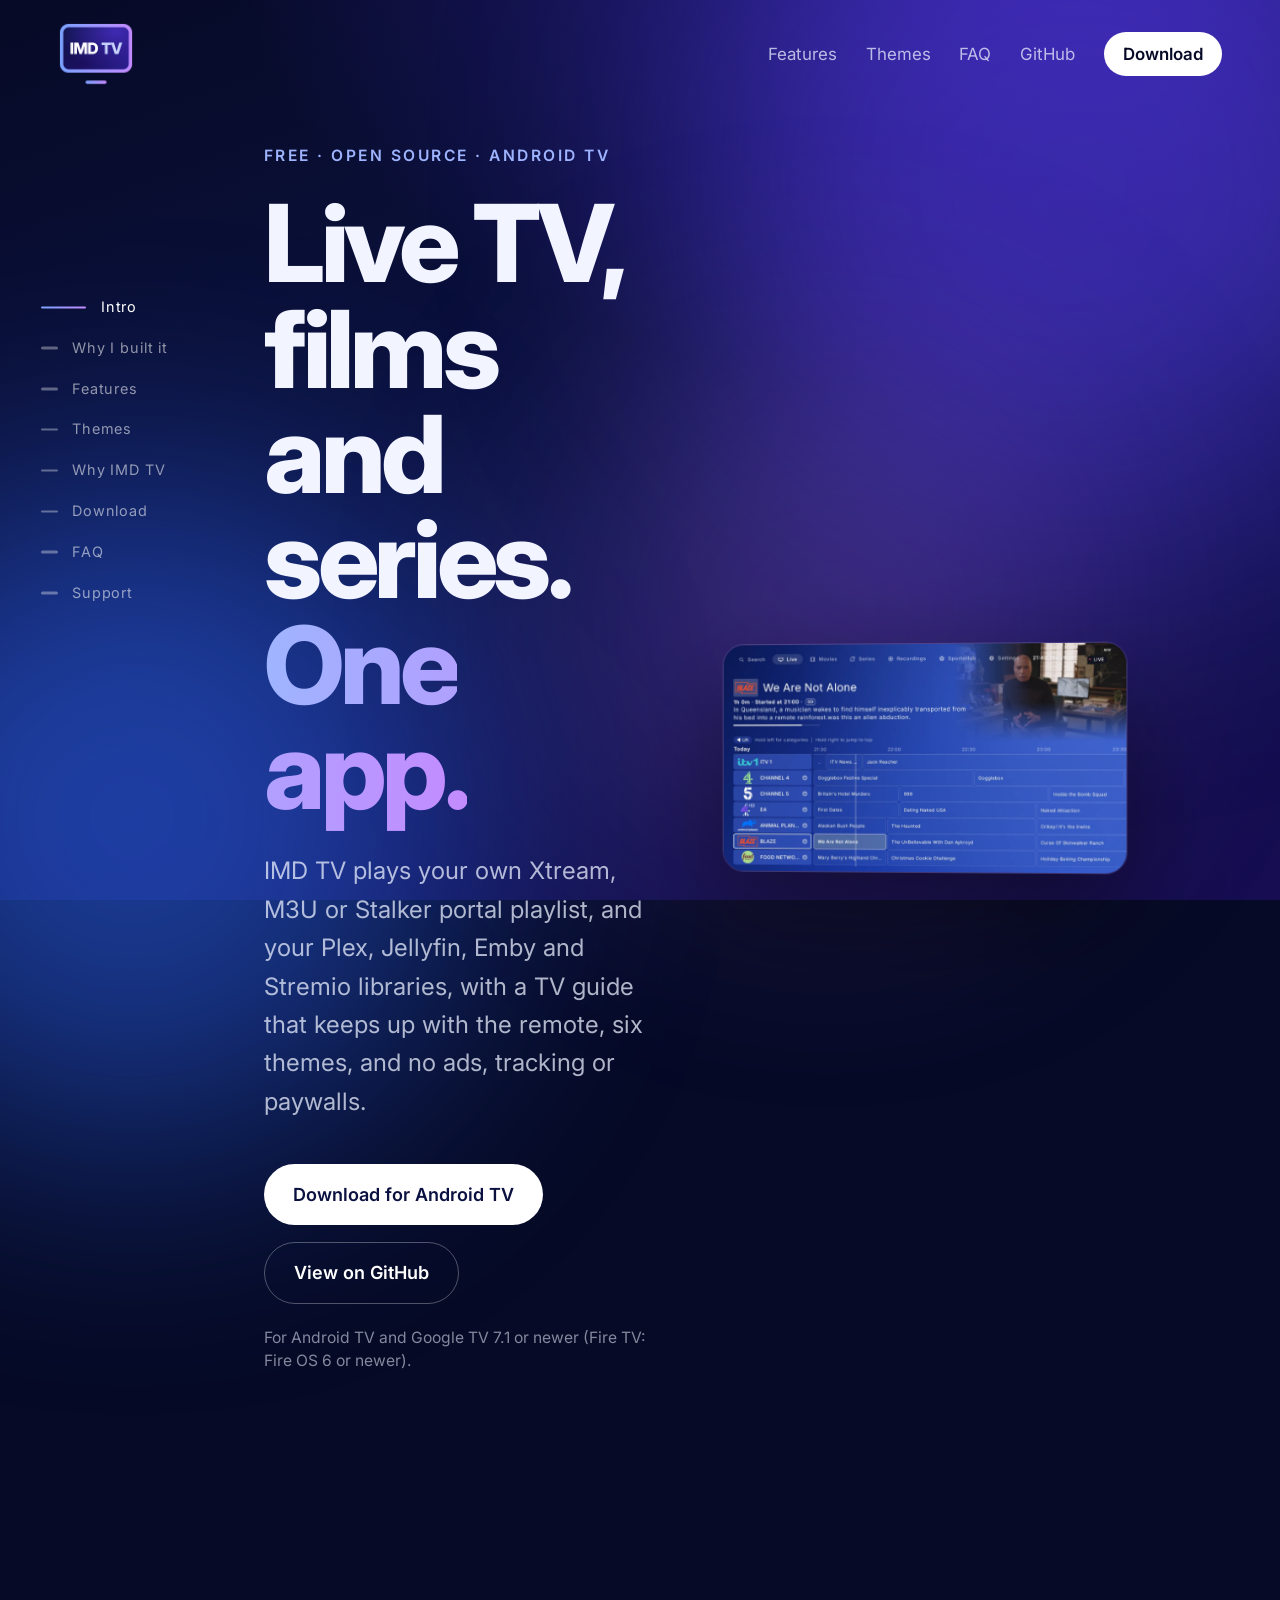
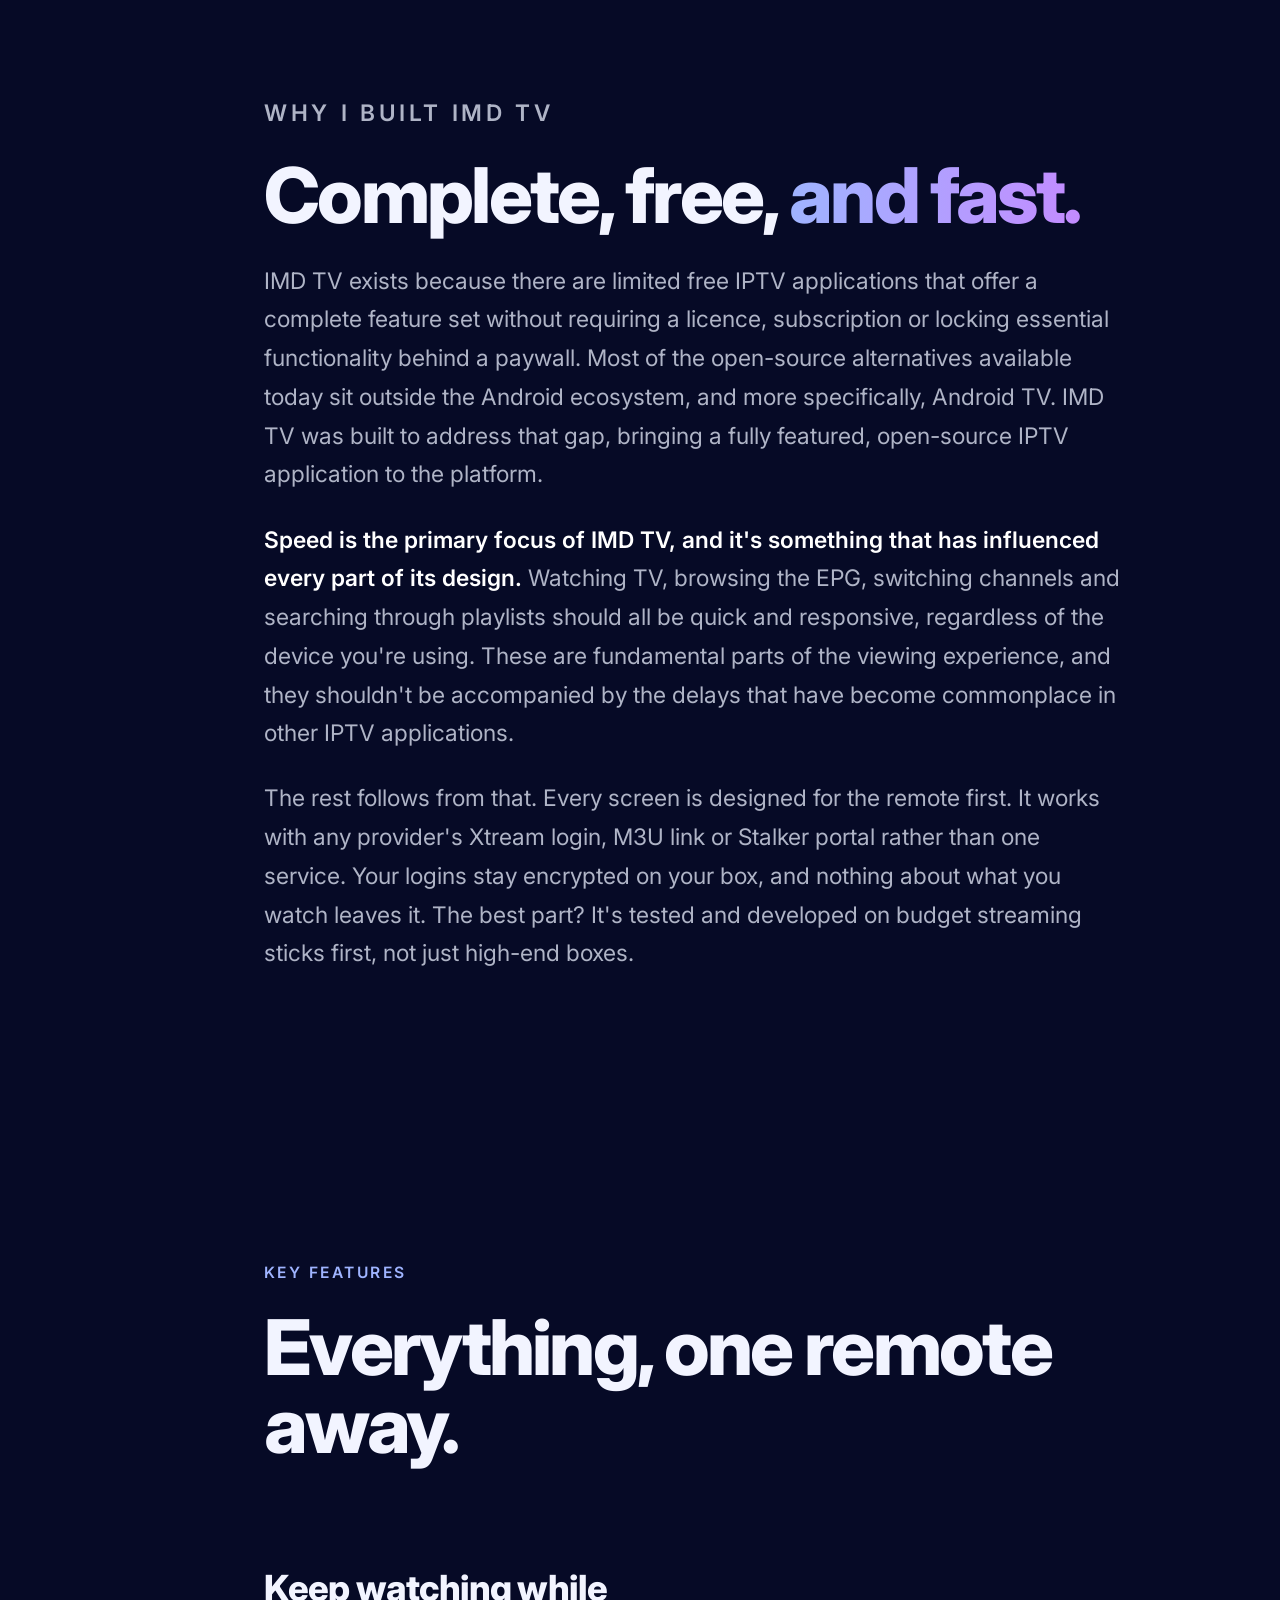
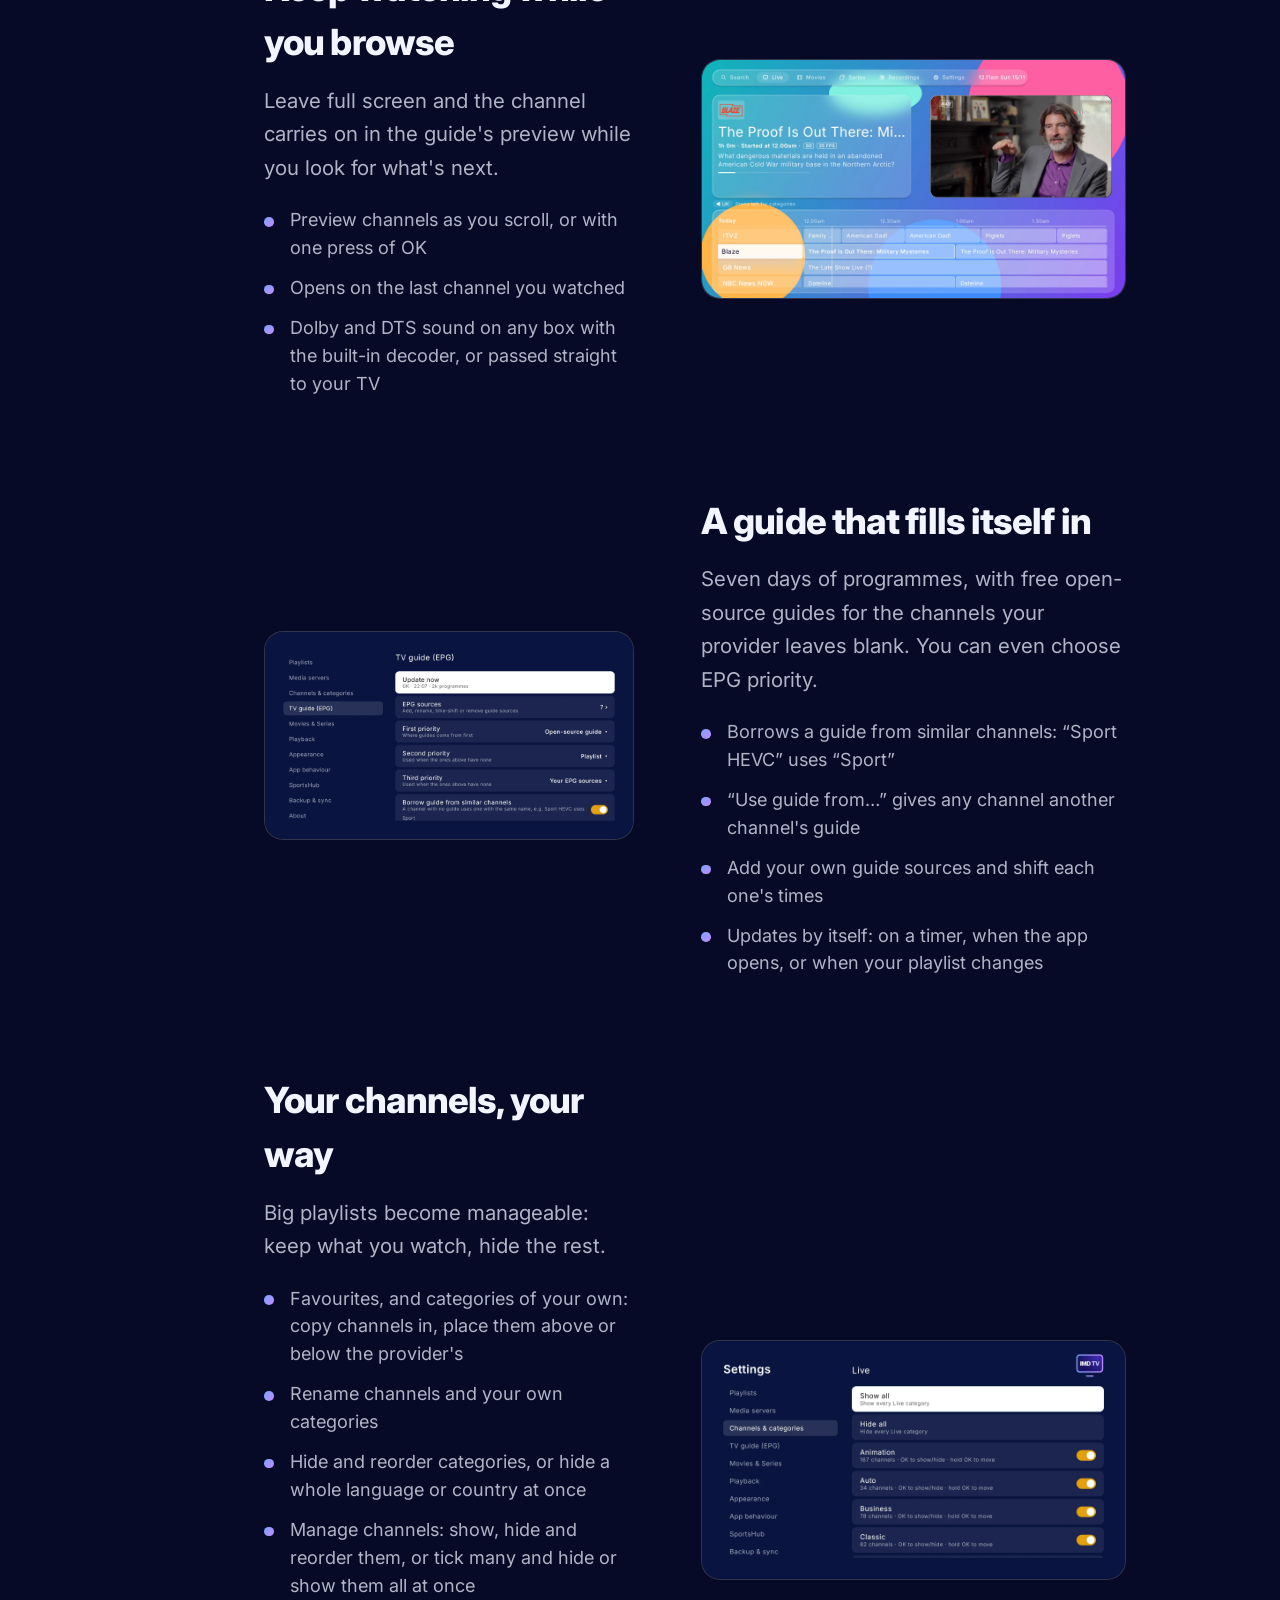
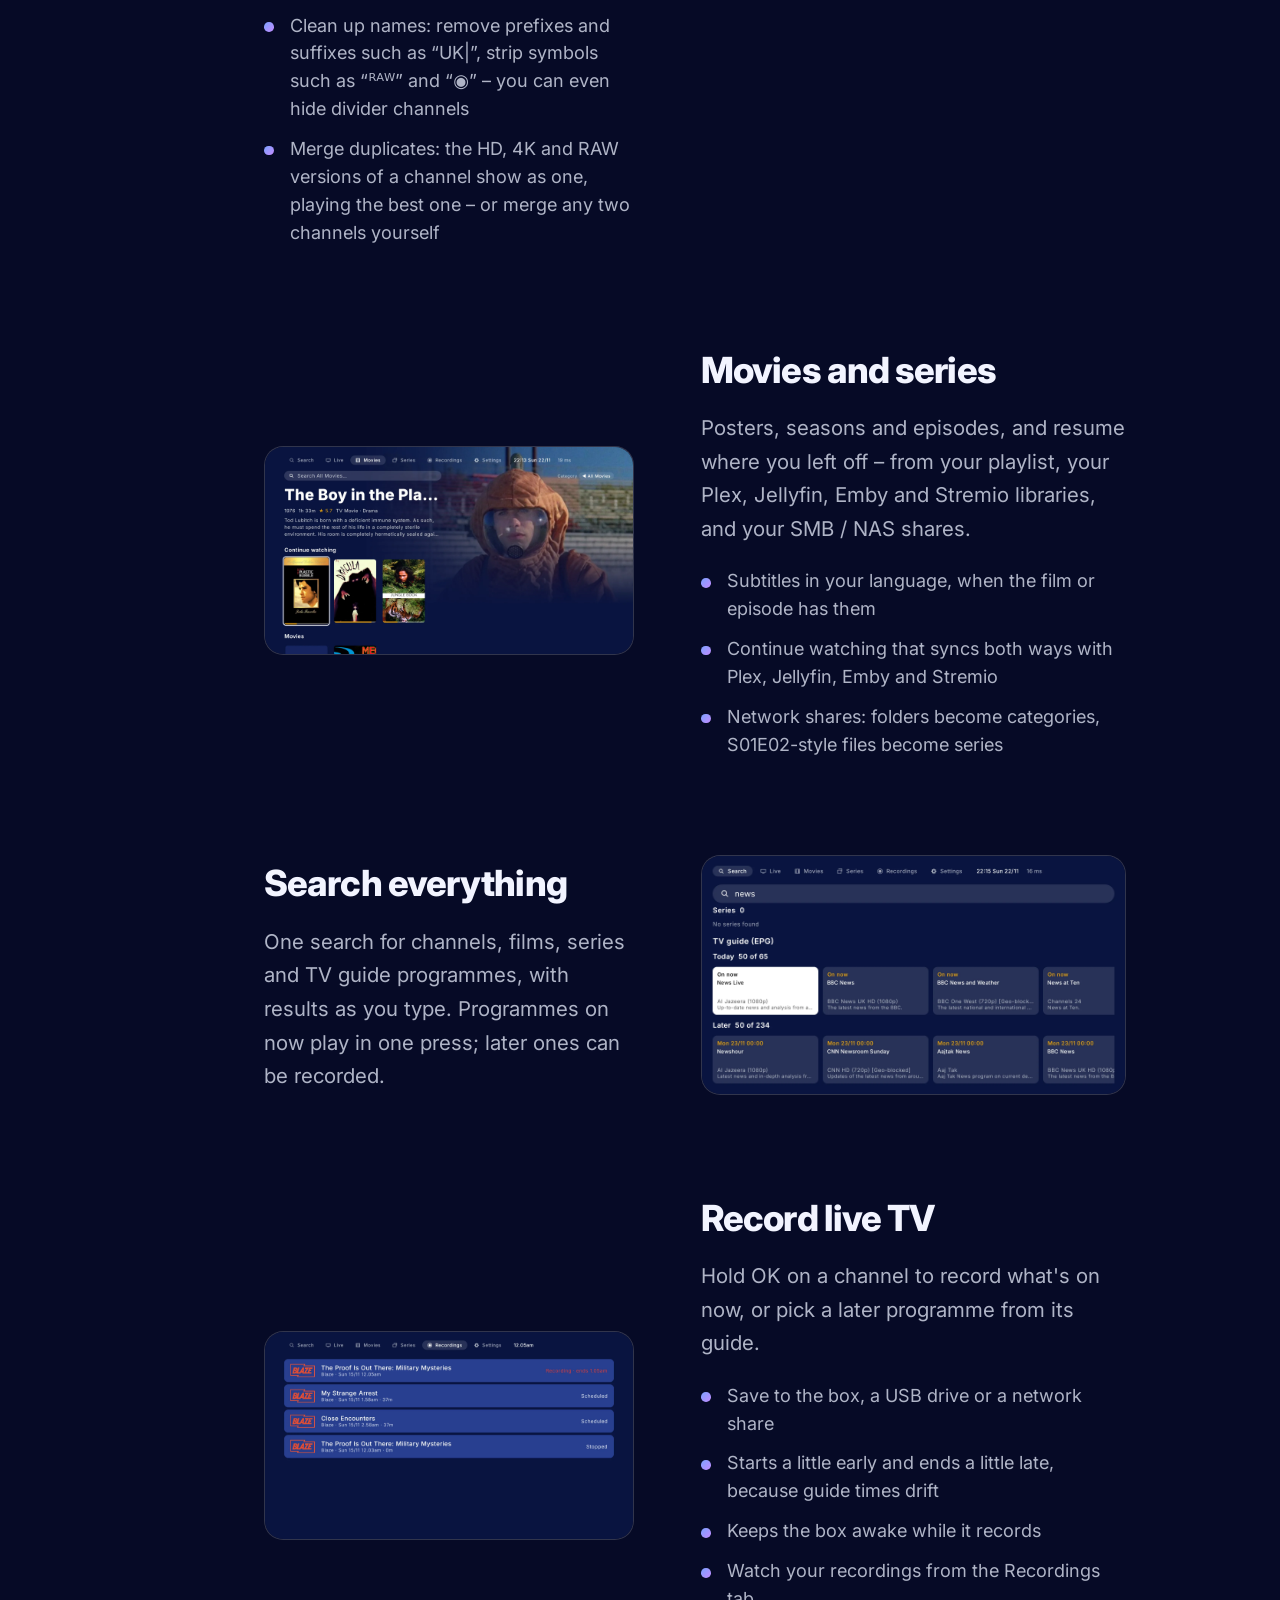
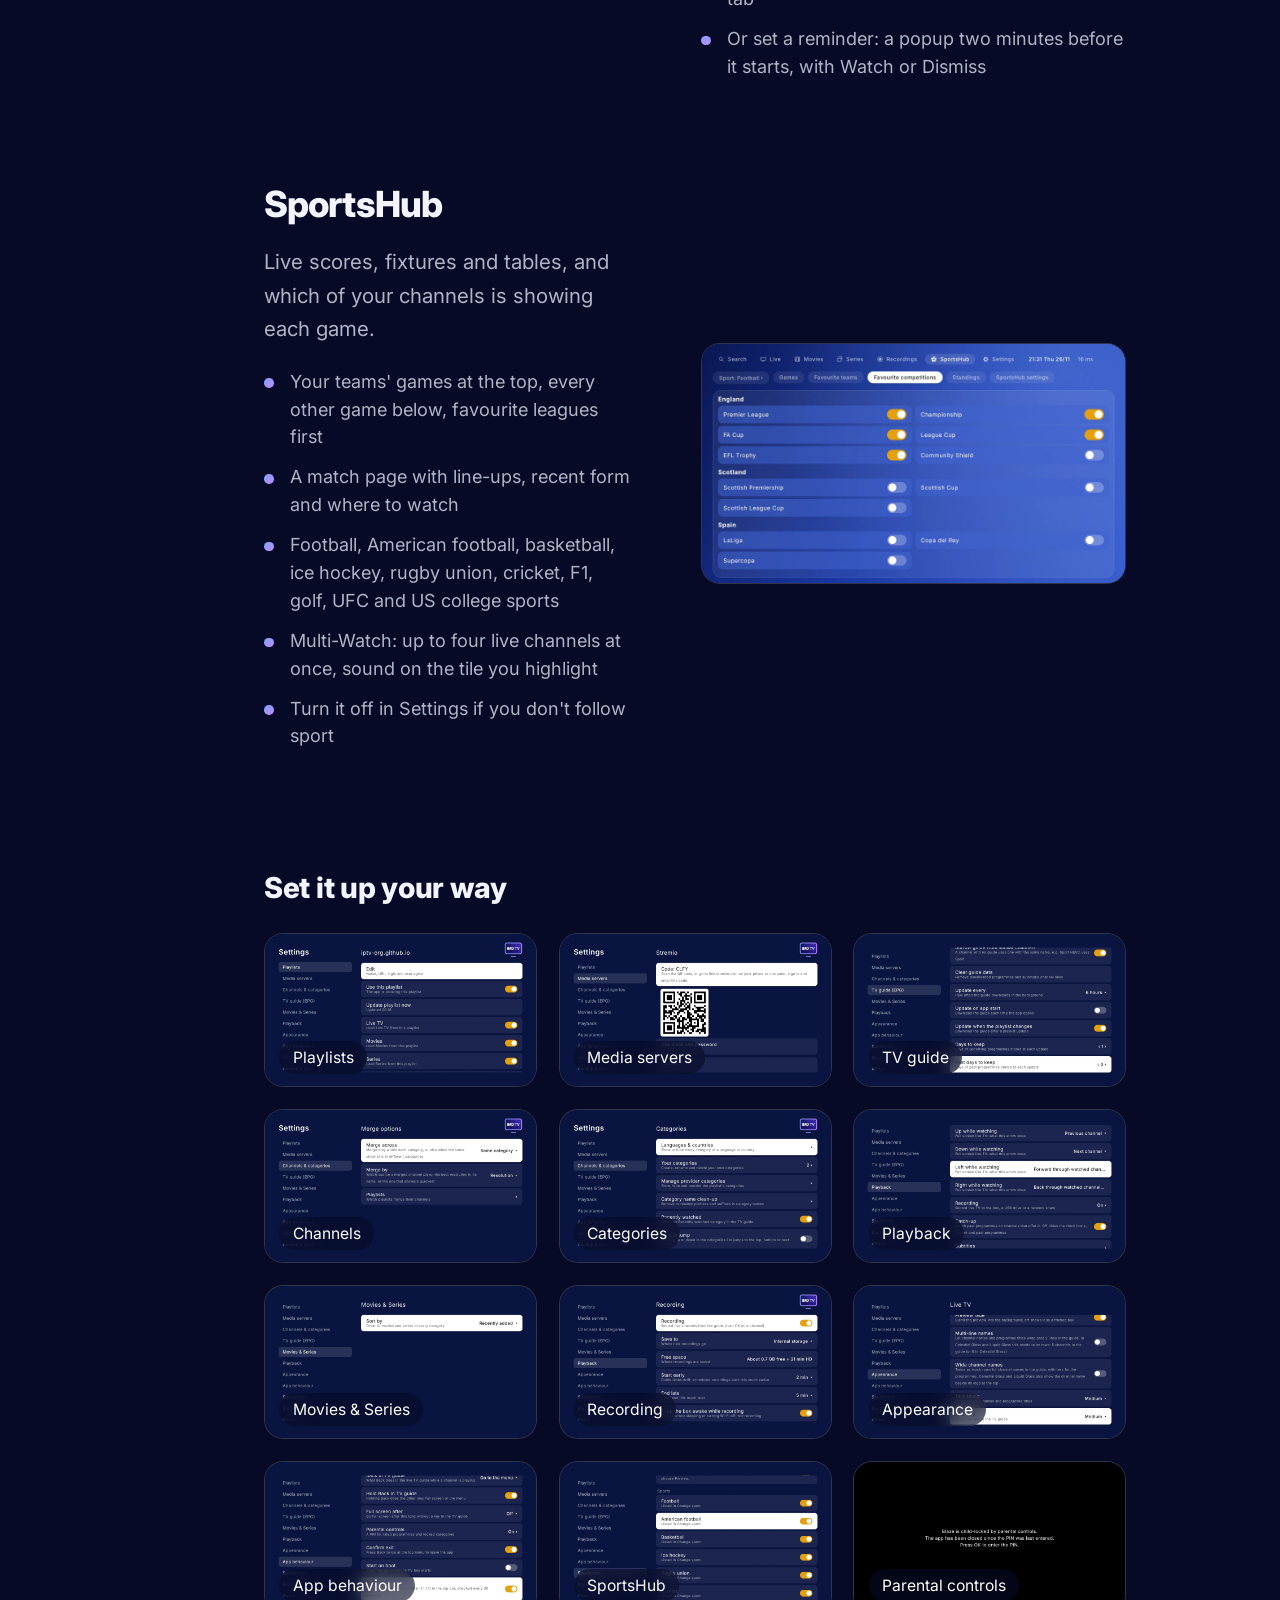
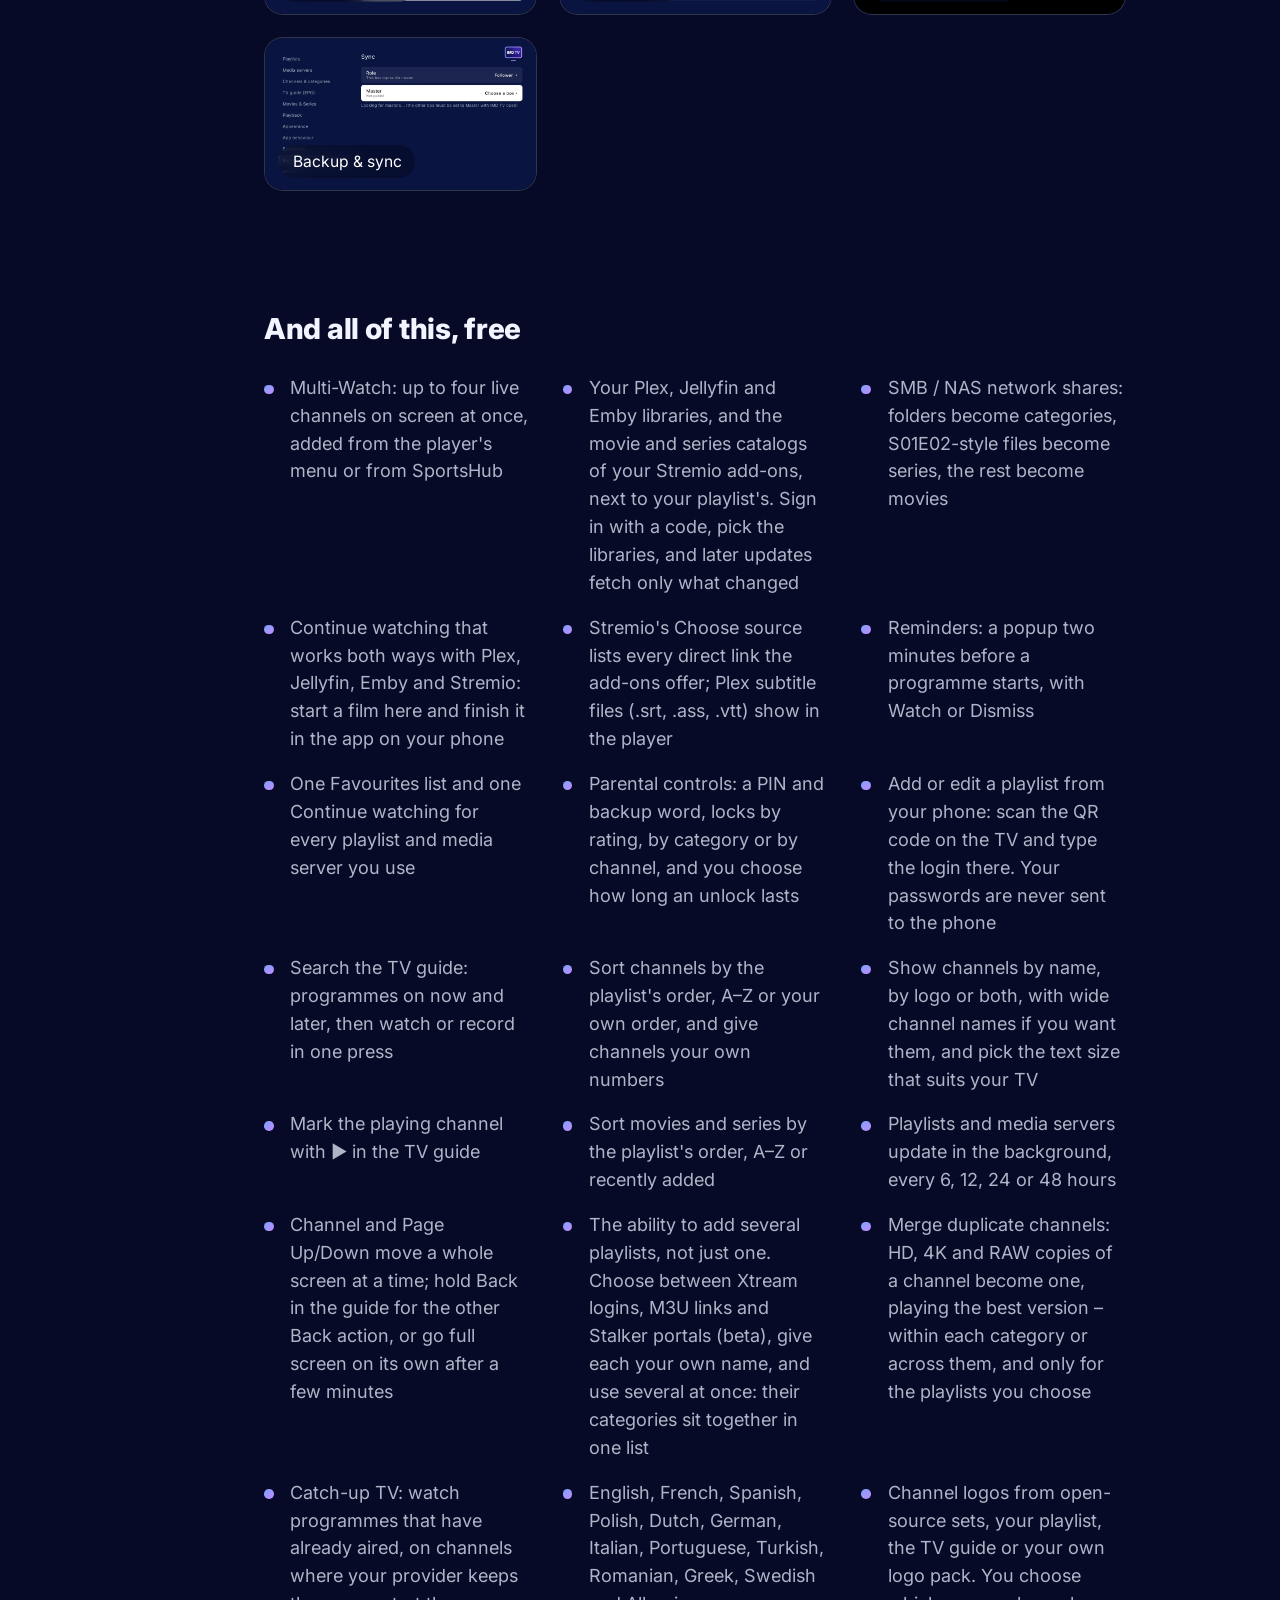
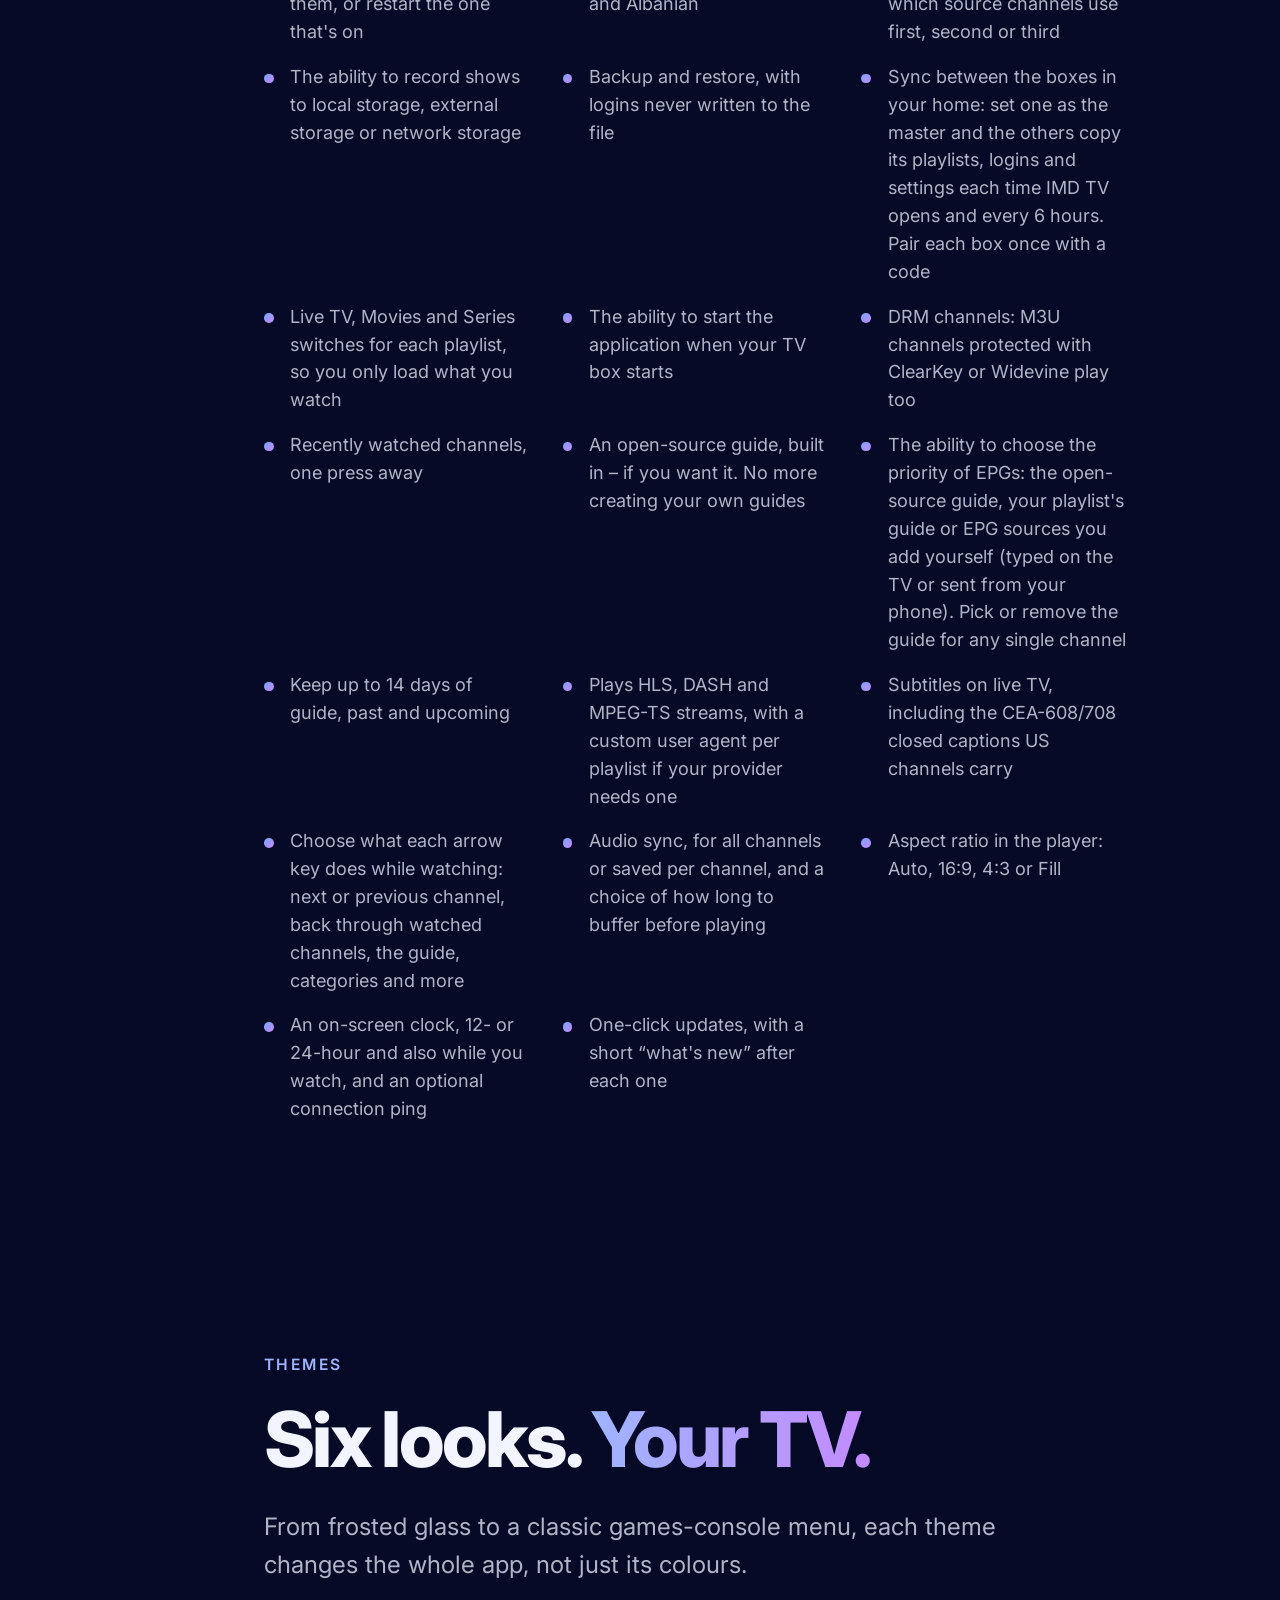
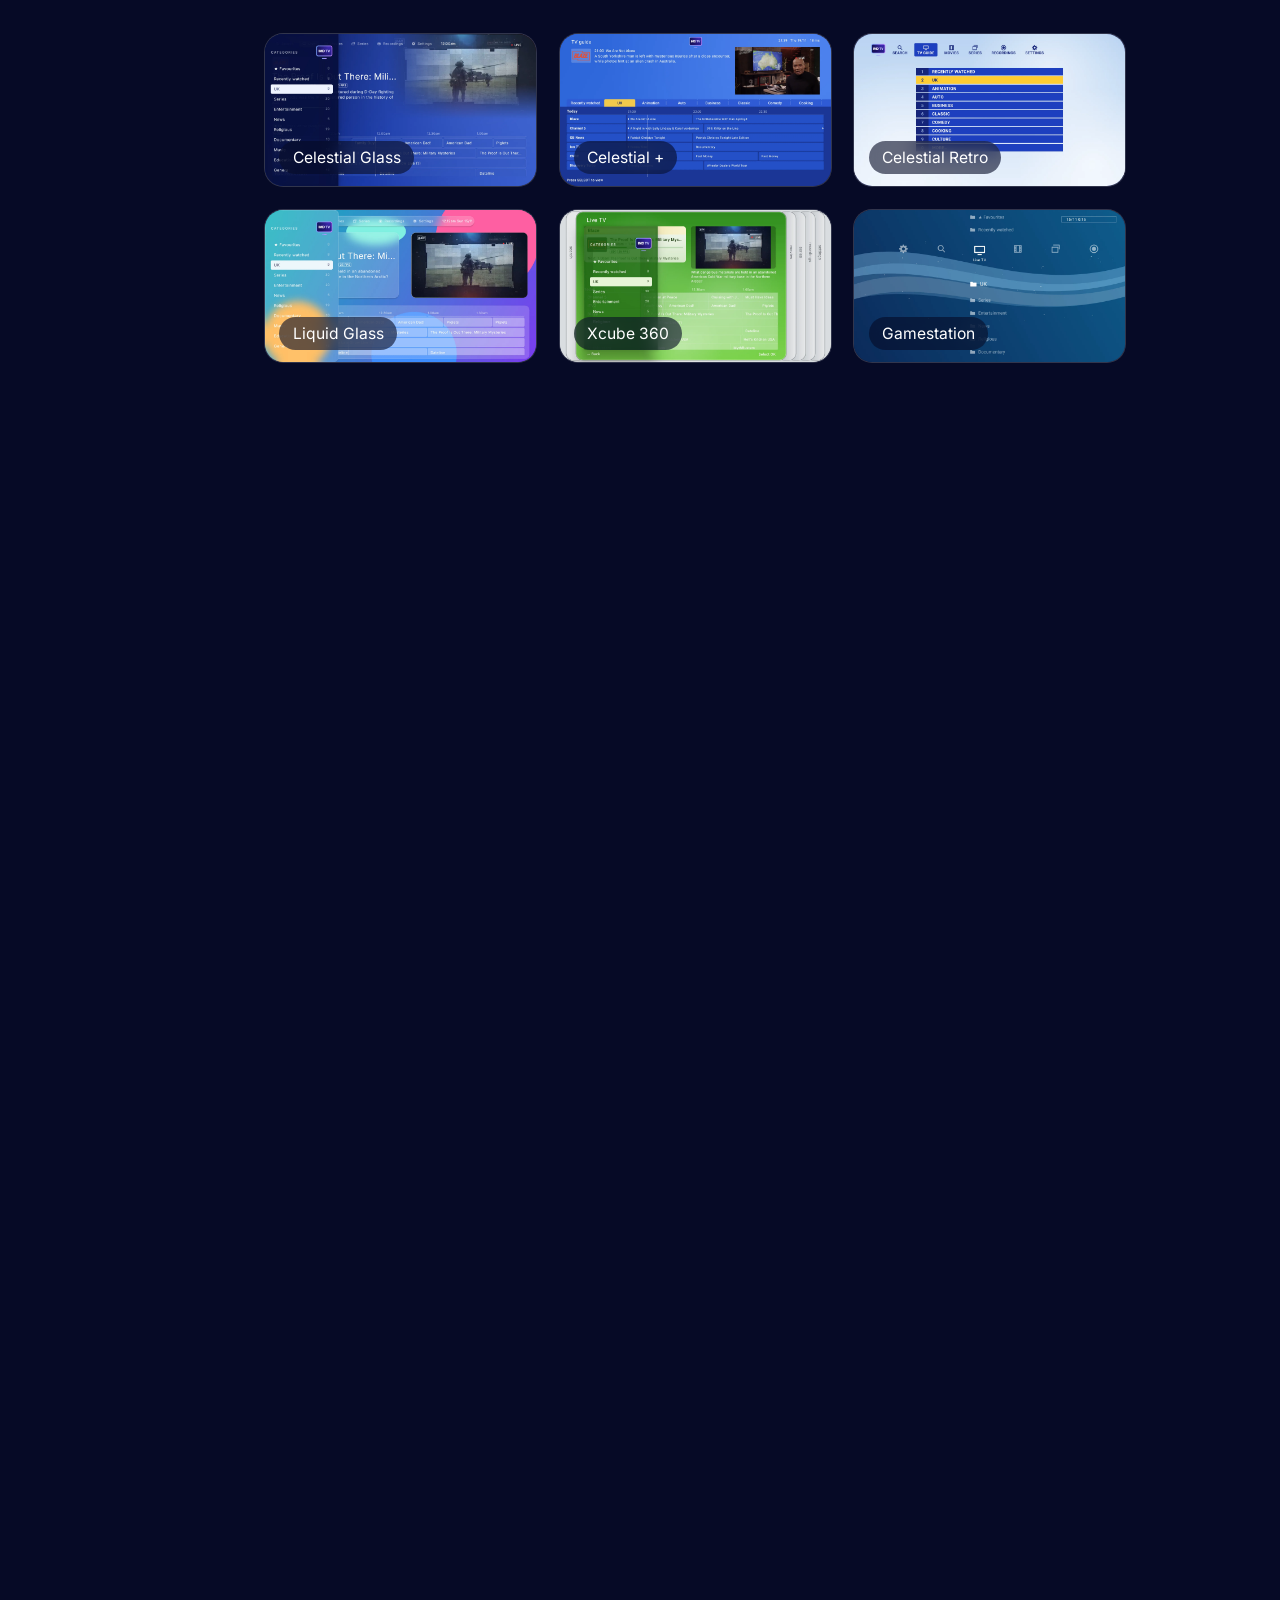
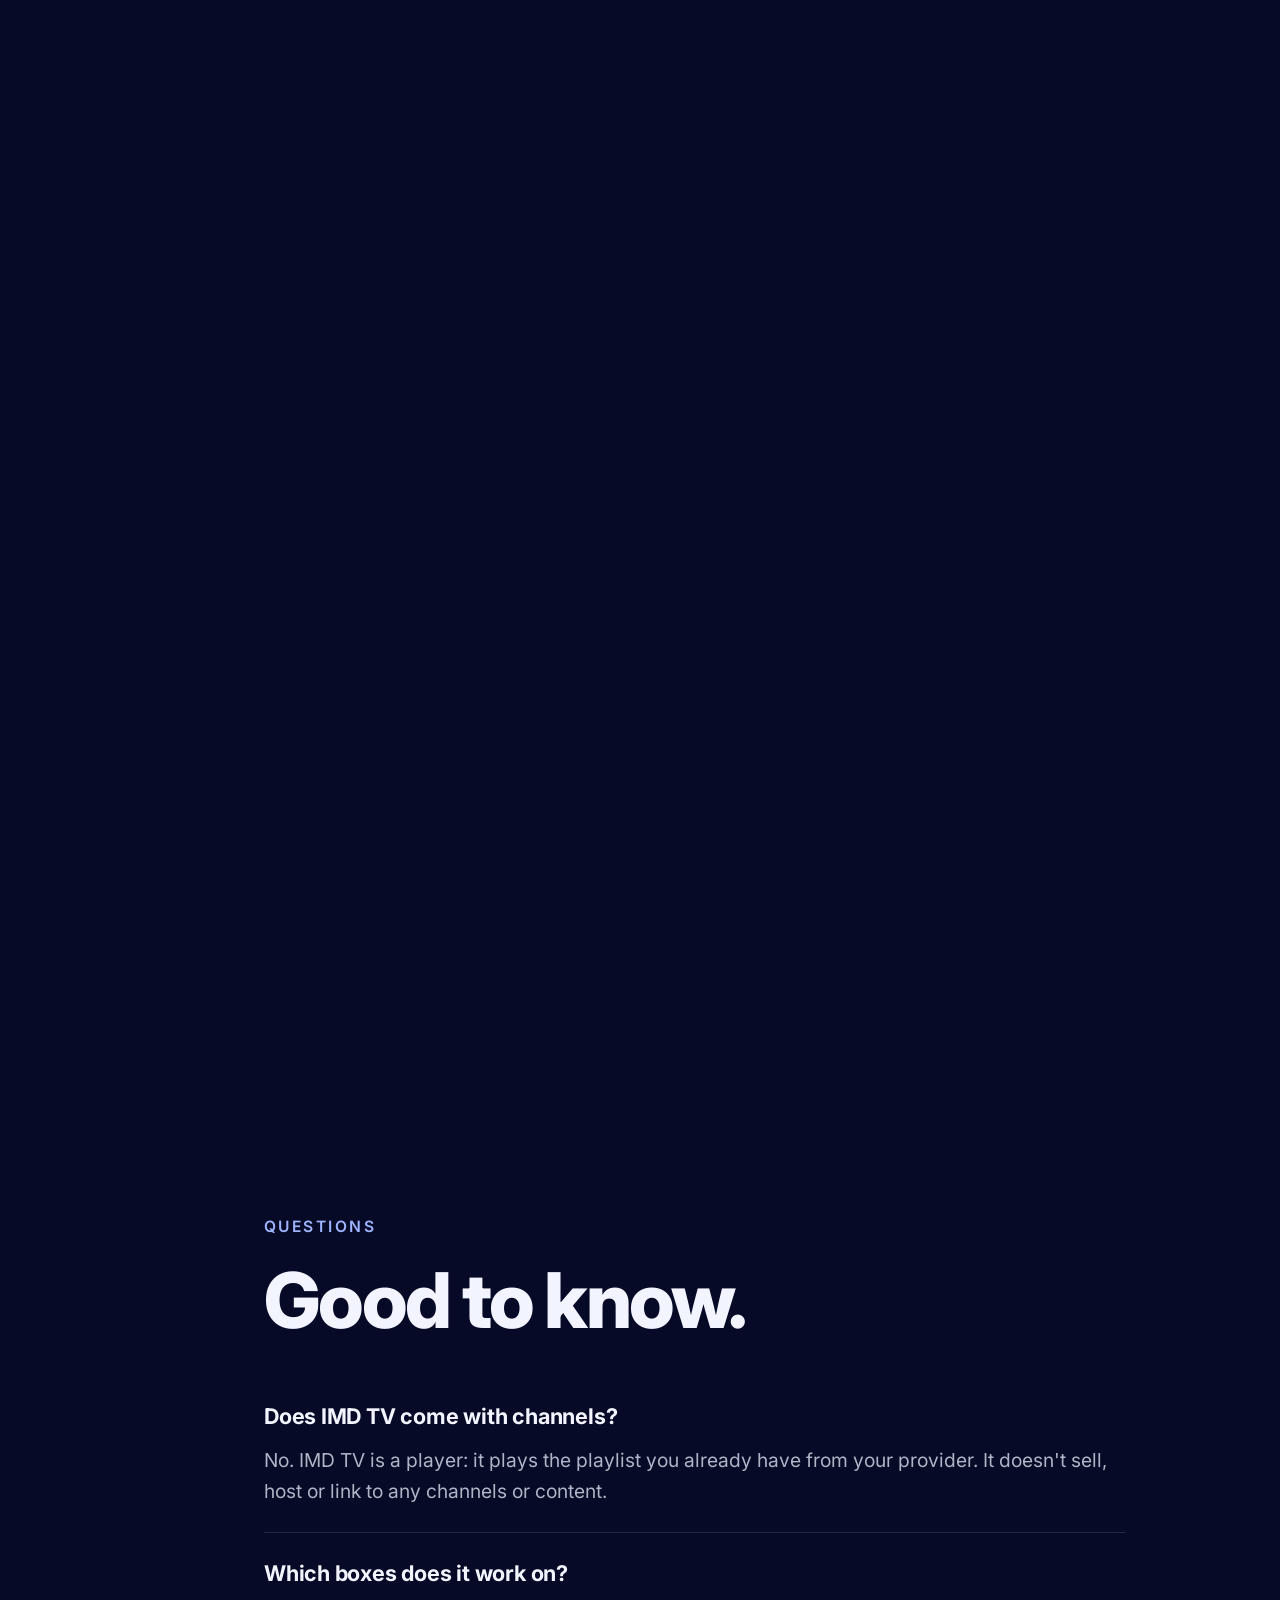
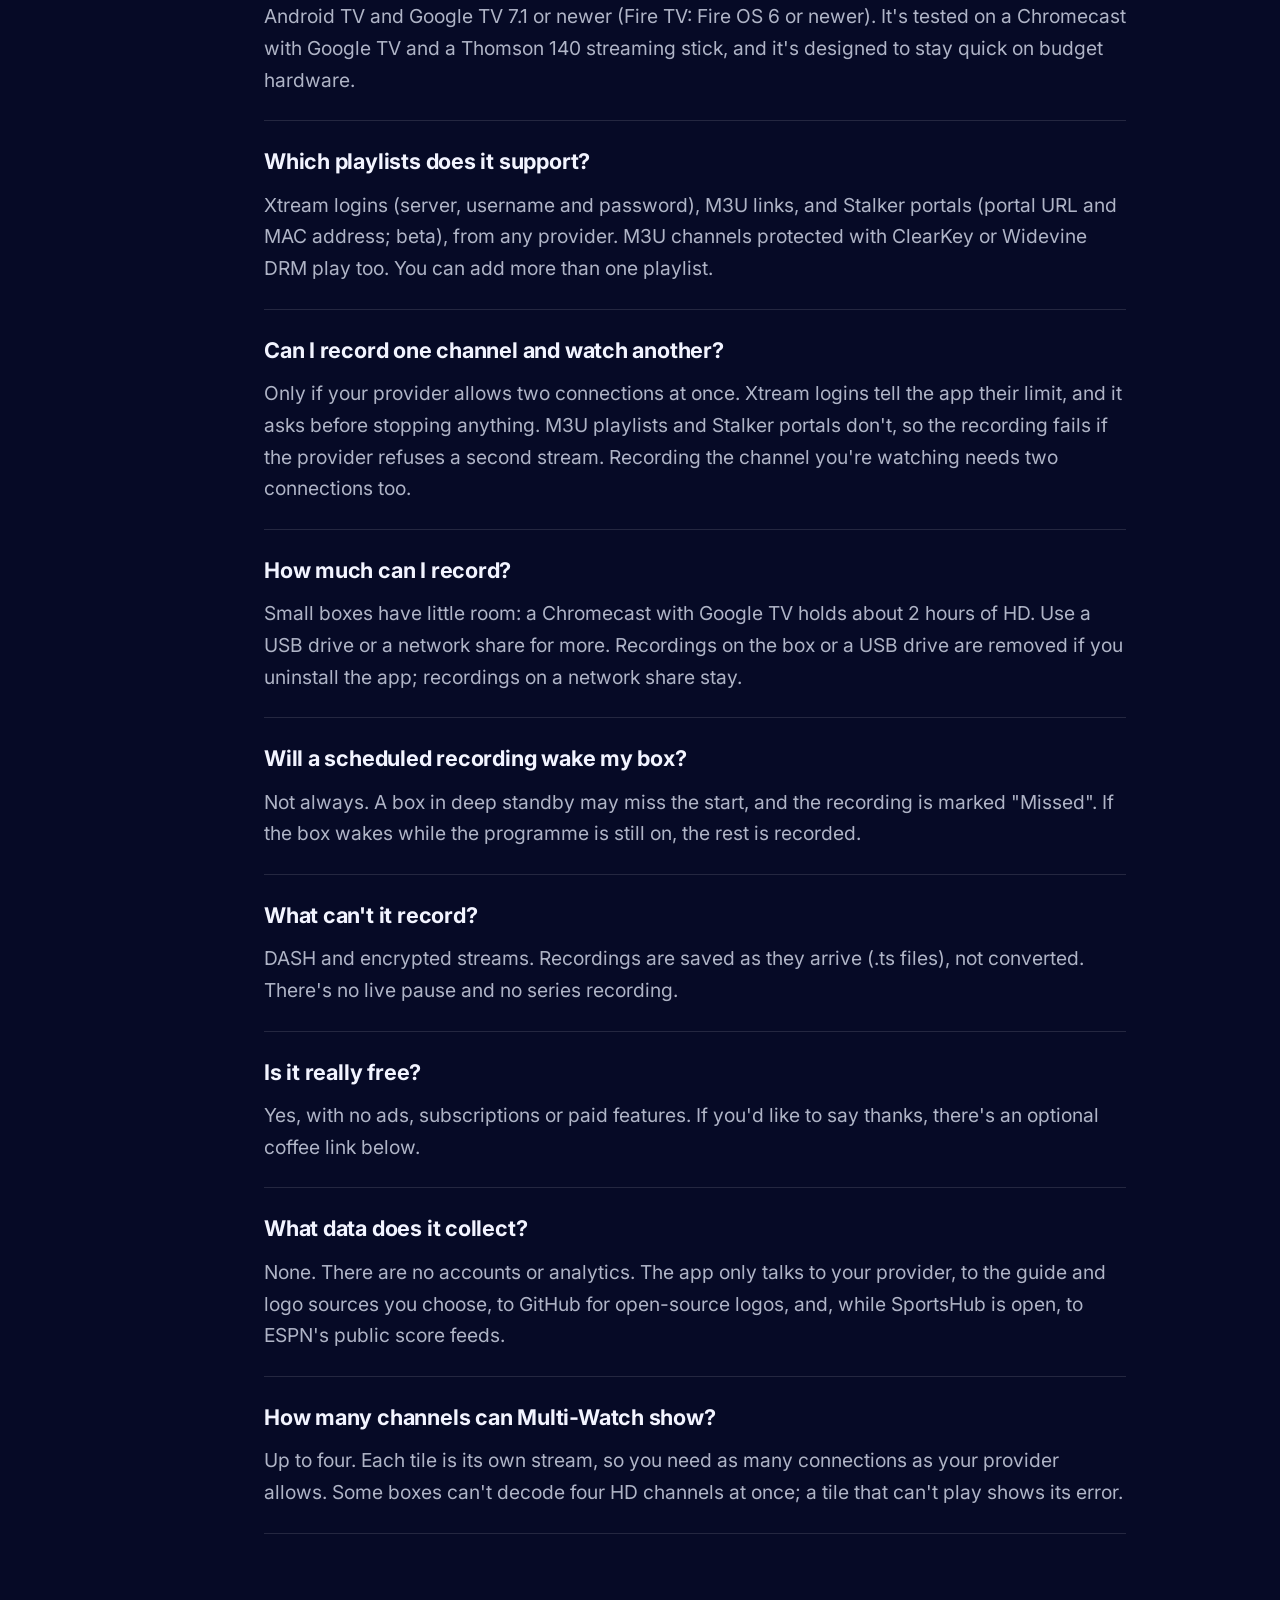
<file: site/index.html>
<!doctype html>
<html lang="en" class="no-js">
<head>
<meta charset="utf-8">
<meta name="viewport" content="width=device-width, initial-scale=1">
<title>IMD TV — free, open-source IPTV for Android TV</title>
<meta name="description" content="IMD TV is a free, open-source IPTV player for Android TV and Google TV: a fast TV guide, movies and series, six themes, and no ads or tracking. Bring your own Xtream, M3U or Stalker portal playlist.">
<meta name="theme-color" content="#060a26">
<link rel="icon" type="image/png" href="favicon.png">
<link rel="preload" href="fonts/Inter-Variable.woff2" as="font" type="font/woff2" crossorigin>
<link rel="stylesheet" href="styles.css">
<meta property="og:type" content="website">
<meta property="og:title" content="IMD TV — free, open-source IPTV for Android TV">
<meta property="og:description" content="A fast TV guide, movies and series, six themes, and no ads or tracking. Bring your own playlist.">
<meta property="og:url" content="https://majorleeevil.github.io/imd-tv/">
<meta property="og:image" content="https://majorleeevil.github.io/imd-tv/img/og.webp">
<meta name="twitter:card" content="summary_large_image">
</head>
<body>
<a class="skip" href="#intro">Skip to content</a>
<div class="sky" aria-hidden="true"></div>
<div class="blob b1" aria-hidden="true"></div><div class="blob b2" aria-hidden="true"></div><div class="blob b3" aria-hidden="true"></div>

<header class="top">
  <a class="brand" href="#intro"><img src="img/logo.png" alt="IMD TV" width="64" height="54"></a>
  <nav aria-label="Main">
    <a href="#features">Features</a>
    <a href="#themes">Themes</a>
    <a href="#faq">FAQ</a>
    <a href="https://github.com/majorleeevil/imd-tv">GitHub</a>
    <a class="pill" href="#download">Download</a>
  </nav>
</header>
<nav class="rail" aria-label="Sections"></nav>

<main>
  <section id="intro" data-name="Intro">
    <div class="reveal intro">
      <div>
        <p class="kicker">Free · Open source · Android TV</p>
        <h1>Live TV, films<br>and series.<br><span class="grad">One app.</span></h1>
        <p class="lead">IMD TV plays your own Xtream, M3U or Stalker portal playlist, and your Plex, Jellyfin, Emby and Stremio libraries, with a TV guide that keeps up with the remote, six themes, and no ads, tracking or paywalls.</p>
        <div class="btns">
          <a class="btn primary" href="#download">Download for Android TV</a>
          <a class="btn ghost" href="https://github.com/majorleeevil/imd-tv">View on GitHub</a>
        </div>
        <p class="small">For Android TV and Google TV 7.1 or newer (Fire TV: Fire OS 6 or newer).</p>
      </div>
      <div class="hero-shot"><img src="img/guide-logos.webp" width="1920" height="1080" alt="The IMD TV guide in the Celestial Glass theme: Blaze's programme details above a grid of channels with their logos, and Blaze playing top right."></div>
    </div>
  </section>

  <section id="story" data-name="Why I built it">
    <div class="reveal story">
      <p class="kicker">Why I built IMD TV</p>
      <h2>Complete, free, <span class="grad">and fast.</span></h2>
      <p>IMD TV exists because there are limited free IPTV applications that offer a complete feature set without requiring a licence, subscription or locking essential functionality behind a paywall. Most of the open-source alternatives available today sit outside the Android ecosystem, and more specifically, Android TV. IMD TV was built to address that gap, bringing a fully featured, open-source IPTV application to the platform.</p>
      <p><strong>Speed is the primary focus of IMD TV, and it's something that has influenced every part of its design.</strong> Watching TV, browsing the EPG, switching channels and searching through playlists should all be quick and responsive, regardless of the device you're using. These are fundamental parts of the viewing experience, and they shouldn't be accompanied by the delays that have become commonplace in other IPTV applications.</p>
      <p>The rest follows from that. Every screen is designed for the remote first. It works with any provider's Xtream login, M3U link or Stalker portal rather than one service. Your logins stay encrypted on your box, and nothing about what you watch leaves it. The best part? It's tested and developed on budget streaming sticks first, not just high-end boxes.</p>
    </div>
  </section>

  <section id="features" data-name="Features">
    <div class="reveal">
      <p class="kicker">Key features</p>
      <h2>Everything, one remote away.</h2>

      <div class="feature">
        <div class="text">
          <h3>Keep watching while you browse</h3>
          <p>Leave full screen and the channel carries on in the guide's preview while you look for what's next.</p>
          <ul role="list">
            <li>Preview channels as you scroll, or with one press of OK</li>
            <li>Opens on the last channel you watched</li>
            <li>Dolby and DTS sound on any box with the built-in decoder, or passed straight to your TV</li>
          </ul>
        </div>
        <figure class="shot"><img src="img/themes/liquid-glass.webp" width="1920" height="1080" loading="lazy" alt="The guide in the Liquid Glass theme with Blaze playing in the preview window"></figure>
      </div>

      <div class="feature flip">
        <div class="text">
          <h3>A guide that fills itself in</h3>
          <p>Seven days of programmes, with free open-source guides for the channels your provider leaves blank. You can even choose EPG priority.</p>
          <ul role="list">
            <li>Borrows a guide from similar channels: “Sport HEVC” uses “Sport”</li>
            <li>“Use guide from…” gives any channel another channel's guide</li>
            <li>Add your own guide sources and shift each one's times</li>
            <li>Updates by itself: on a timer, when the app opens, or when your playlist changes</li>
          </ul>
        </div>
        <figure class="shot"><img src="img/settings/guide-1.webp" width="1920" height="1080" loading="lazy" alt="TV guide settings: update now, EPG sources, the three guide priorities and borrow guide from similar channels"></figure>
      </div>

      <div class="feature">
        <div class="text">
          <h3>Your channels, your way</h3>
          <p>Big playlists become manageable: keep what you watch, hide the rest.</p>
          <ul role="list">
            <li>Favourites, and categories of your own: copy channels in, place them above or below the provider's</li>
            <li>Rename channels and your own categories</li>
            <li>Hide and reorder categories, or hide a whole language or country at once</li>
            <li>Manage channels: show, hide and reorder them, or tick many and hide or show them all at once</li>
            <li>Clean up names: remove prefixes and suffixes such as “UK|”, strip symbols such as “ᴿᴬᵂ” and “◉” – you can even hide divider channels</li>
            <li>Merge duplicates: the HD, 4K and RAW versions of a channel show as one, playing the best one – or merge any two channels yourself</li>
          </ul>
        </div>
        <figure class="shot"><img src="img/settings/manage-categories.webp" width="1920" height="1080" loading="lazy" alt="Manage provider categories: each Live category with its channel count, a show or hide switch and hold OK to move"></figure>
      </div>

      <div class="feature flip">
        <div class="text">
          <h3>Movies and series</h3>
          <p>Posters, seasons and episodes, and resume where you left off – from your playlist, your Plex, Jellyfin, Emby and Stremio libraries, and your SMB / NAS shares.</p>
          <ul role="list">
            <li>Subtitles in your language, when the film or episode has them</li>
            <li>Continue watching that syncs both ways with Plex, Jellyfin, Emby and Stremio</li>
            <li>Network shares: folders become categories, S01E02-style files become series</li>
          </ul>
        </div>
        <figure class="shot"><img src="img/continue-watching.webp" width="1920" height="1080" loading="lazy" alt="Movies screen: Continue watching with films from a Jellyfin server, the focused film's artwork behind"></figure>
      </div>

      <div class="feature">
        <div class="text">
          <h3>Search everything</h3>
          <p>One search for channels, films, series and TV guide programmes, with results as you type. Programmes on now play in one press; later ones can be recorded.</p>
        </div>
        <figure class="shot"><img src="img/search.webp" width="1920" height="1080" loading="lazy" alt="Search for news: TV guide results, programmes on now and later today, each with its channel"></figure>
      </div>

      <div class="feature flip">
        <div class="text">
          <h3>Record live TV</h3>
          <p>Hold OK on a channel to record what's on now, or pick a later programme from its guide.</p>
          <ul role="list">
            <li>Save to the box, a USB drive or a network share</li>
            <li>Starts a little early and ends a little late, because guide times drift</li>
            <li>Keeps the box awake while it records</li>
            <li>Watch your recordings from the Recordings tab</li>
            <li>Or set a reminder: a popup two minutes before it starts, with Watch or Dismiss</li>
          </ul>
        </div>
        <figure class="shot"><img src="img/recordings.webp" width="1920" height="1080" loading="lazy" alt="Recordings tab: a Blaze programme recording now, two scheduled and one finished"></figure>
      </div>
      <div class="feature">
        <div class="text">
          <h3>SportsHub</h3>
          <p>Live scores, fixtures and tables, and which of your channels is showing each game.</p>
          <ul role="list">
            <li>Your teams' games at the top, every other game below, favourite leagues first</li>
            <li>A match page with line-ups, recent form and where to watch</li>
            <li>Football, American football, basketball, ice hockey, rugby union, cricket, F1, golf, UFC and US college sports</li>
            <li>Multi-Watch: up to four live channels at once, sound on the tile you highlight</li>
            <li>Turn it off in Settings if you don't follow sport</li>
          </ul>
        </div>
        <figure class="shot rotate"><img src="img/sportshub-games.webp" width="1920" height="1080" loading="lazy" alt="SportsHub, Games: a live Europa League game in the top box, and rows of today's games below with favourite leagues starred"><img src="img/sportshub-match.webp" width="1920" height="1080" loading="lazy" alt="SportsHub match page: line-ups on two pitches, recent form, match events, and the channels showing the game along the top"><img src="img/sportshub-standings.webp" width="1920" height="1080" loading="lazy" alt="SportsHub, Standings: the Premier League table with each team's last five results"><img src="img/sportshub-teams.webp" width="1920" height="1080" loading="lazy" alt="SportsHub, Favourite teams: pick teams league by league"><img src="img/sportshub-competitions.webp" width="1920" height="1080" loading="lazy" alt="SportsHub, Favourite competitions: switches for each country's leagues and cups"></figure>
      </div>

      <h3 class="more-title">Set it up your way</h3>
      <div class="themes settings-shots">
        <figure class="shot rotate"><img src="img/settings/playlists-1.webp" width="1920" height="1080" loading="lazy" alt="Settings, Playlists: the list of playlists and media servers, with Playlist 1 in use"><img src="img/settings/playlists-2.webp" width="1920" height="1080" loading="lazy" alt="Settings, Playlists: the Add playlist form"><img src="img/settings/playlists-3.webp" width="1920" height="1080" loading="lazy" alt="Settings, a playlist's page: Use this playlist and switches for Live TV, Movies and Series"><figcaption>Playlists</figcaption></figure>
        <figure class="shot rotate"><img src="img/settings/media-servers.webp" width="1920" height="1080" loading="lazy" alt="Settings, Media servers: Plex, Jellyfin, Emby, Stremio, SMB / NAS and update playlists every"><img src="img/settings/plex-link.webp" width="1920" height="1080" loading="lazy" alt="Add Plex server: a code to enter at plex.tv/link, and a QR code"><img src="img/settings/jellyfin-add.webp" width="1920" height="1080" loading="lazy" alt="Add Jellyfin server: type the server address, for example http://192.168.1.10:8096"><img src="img/settings/jellyfin-quickconnect.webp" width="1920" height="1080" loading="lazy" alt="Add Jellyfin server: a Quick Connect code, or sign in with username and password"><img src="img/settings/jellyfin-libraries.webp" width="1920" height="1080" loading="lazy" alt="Jellyfin: choose the libraries to load from the server"><img src="img/settings/stremio-add.webp" width="1920" height="1080" loading="lazy" alt="Add Stremio account: a code to enter at link.stremio.com, and a QR code"><figcaption>Media servers</figcaption></figure>
        <figure class="shot rotate"><img src="img/settings/guide-1.webp" width="1920" height="1080" loading="lazy" alt="Settings, TV guide: update now, guide sources, three guide priorities and borrow guide from similar channels"><img src="img/settings/guide-2.webp" width="1920" height="1080" loading="lazy" alt="Settings, TV guide: clear guide data, update every, update on start, update on playlist change, days to keep and past days to keep"><figcaption>TV guide</figcaption></figure>
        <figure class="shot rotate"><img src="img/settings/channels-1.webp" width="1920" height="1080" loading="lazy" alt="Settings, Channels: manage channels, merge channels, merge options, channel logos and channel name clean-up"><img src="img/settings/channels-2.webp" width="1920" height="1080" loading="lazy" alt="Settings, Channels: remove special characters, hide header channels, channel numbers and channel display"><img src="img/settings/channels-3.webp" width="1920" height="1080" loading="lazy" alt="Settings, Merge options: merge across, merge by and playlists"><figcaption>Channels</figcaption></figure>
        <figure class="shot"><img src="img/settings/categories-1.webp" width="1920" height="1080" loading="lazy" alt="Settings, Categories: languages, your categories, manage provider categories, category name clean-up and a Recently watched switch"><figcaption>Categories</figcaption></figure>
        <figure class="shot rotate"><img src="img/settings/playback-1.webp" width="1920" height="1080" loading="lazy" alt="Settings, Playback: autoplay while scrolling, audio decoder, audio sync and buffer before playing"><img src="img/settings/playback-2.webp" width="1920" height="1080" loading="lazy" alt="Settings, Playback: what each arrow key does while watching, recording, catch-up and subtitles"><figcaption>Playback</figcaption></figure>
        <figure class="shot"><img src="img/settings/vod-sort.webp" width="1920" height="1080" loading="lazy" alt="Settings, Movies and Series: Sort by Playlist, Alphabetical or Recently added"><figcaption>Movies &amp; Series</figcaption></figure>
        <figure class="shot"><img src="img/settings/recording.webp" width="1920" height="1080" loading="lazy" alt="Settings, Recording: recording switch, save to, free space, start early, end late and keep the box awake"><figcaption>Recording</figcaption></figure>
        <figure class="shot rotate"><img src="img/settings/appearance-1.webp" width="1920" height="1080" loading="lazy" alt="Settings, Appearance: App, Live TV and Movies and Series"><img src="img/settings/appearance-2.webp" width="1920" height="1080" loading="lazy" alt="Settings, Appearance, App: theme, theme colour, theme mode, date and time, and reset"><img src="img/settings/appearance-live-tv-1.webp" width="1920" height="1080" loading="lazy" alt="Settings, Appearance, Live TV: channels in guide, header size, preview fade, multi-line names and wide channel names"><img src="img/settings/appearance-live-tv-2.webp" width="1920" height="1080" loading="lazy" alt="Settings, Appearance, Live TV: text sizing and text size"><figcaption>Appearance</figcaption></figure>
        <figure class="shot rotate"><img src="img/settings/behaviour-1.webp" width="1920" height="1080" loading="lazy" alt="Settings, App behaviour: last channel on start, Back in TV guide, hold Back in TV guide, full screen after, parental controls and confirm exit"><img src="img/settings/behaviour-2.webp" width="1920" height="1080" loading="lazy" alt="Settings, App behaviour: confirm exit, start on boot and show ping"><figcaption>App behaviour</figcaption></figure>
        <figure class="shot rotate"><img src="img/settings/sportshub-1.webp" width="1920" height="1080" loading="lazy" alt="Settings, SportsHub: show SportsHub, preview fade, today's results, preview on focus and the sports list"><img src="img/settings/sportshub-2.webp" width="1920" height="1080" loading="lazy" alt="Settings, SportsHub: switches for football, American football, basketball, ice hockey, rugby union and cricket"><figcaption>SportsHub</figcaption></figure>
        <figure class="shot rotate"><img src="img/settings/parental.webp" width="1920" height="1080" loading="lazy" alt="Settings, Parental controls: on, lock content rated 12A and up, ask for the PIN until the app closes, change PIN"><img src="img/parental-pin.webp" width="1920" height="1080" loading="lazy" alt="Enter your PIN to unlock a channel, or use your backup word"><img src="img/parental-locked.webp" width="1920" height="1080" loading="lazy" alt="Full screen: Blaze is child-locked by parental controls, press OK to enter the PIN"><figcaption>Parental controls</figcaption></figure>
        <figure class="shot rotate"><img src="img/settings/backup-1.webp" width="1920" height="1080" loading="lazy" alt="Settings, Backup and restore"><img src="img/settings/backup-2.webp" width="1920" height="1080" loading="lazy" alt="Settings, Sync: this box is the master and has no followers"><img src="img/settings/backup-3.webp" width="1920" height="1080" loading="lazy" alt="Settings, Sync: this box is a follower, looking for a master on the network"><figcaption>Backup &amp; sync</figcaption></figure>
      </div>

      <h3 class="more-title">And all of this, free</h3>
      <ul class="more" role="list">
        <li>Multi-Watch: up to four live channels on screen at once, added from the player's menu or from SportsHub</li>
        <li>Your Plex, Jellyfin and Emby libraries, and the movie and series catalogs of your Stremio add-ons, next to your playlist's. Sign in with a code, pick the libraries, and later updates fetch only what changed</li>
        <li>SMB / NAS network shares: folders become categories, S01E02-style files become series, the rest become movies</li>
        <li>Continue watching that works both ways with Plex, Jellyfin, Emby and Stremio: start a film here and finish it in the app on your phone</li>
        <li>Stremio's Choose source lists every direct link the add-ons offer; Plex subtitle files (.srt, .ass, .vtt) show in the player</li>
        <li>Reminders: a popup two minutes before a programme starts, with Watch or Dismiss</li>
        <li>One Favourites list and one Continue watching for every playlist and media server you use</li>
        <li>Parental controls: a PIN and backup word, locks by rating, by category or by channel, and you choose how long an unlock lasts</li>
        <li>Add or edit a playlist from your phone: scan the QR code on the TV and type the login there. Your passwords are never sent to the phone</li>
        <li>Search the TV guide: programmes on now and later, then watch or record in one press</li>
        <li>Sort channels by the playlist's order, A–Z or your own order, and give channels your own numbers</li>
        <li>Show channels by name, by logo or both, with wide channel names if you want them, and pick the text size that suits your TV</li>
        <li>Mark the playing channel with ▶ in the TV guide</li>
        <li>Sort movies and series by the playlist's order, A–Z or recently added</li>
        <li>Playlists and media servers update in the background, every 6, 12, 24 or 48 hours</li>
        <li>Channel and Page Up/Down move a whole screen at a time; hold Back in the guide for the other Back action, or go full screen on its own after a few minutes</li>
        <li>The ability to add several playlists, not just one. Choose between Xtream logins, M3U links and Stalker portals (beta), give each your own name, and use several at once: their categories sit together in one list</li>
        <li>Merge duplicate channels: HD, 4K and RAW copies of a channel become one, playing the best version – within each category or across them, and only for the playlists you choose</li>
        <li>Catch-up TV: watch programmes that have already aired, on channels where your provider keeps them, or restart the one that's on</li>
        <li>English, French, Spanish, Polish, Dutch, German, Italian, Portuguese, Turkish, Romanian, Greek, Swedish and Albanian</li>
        <li>Channel logos from open-source sets, your playlist, the TV guide or your own logo pack. You choose which source channels use first, second or third</li>
        <li>The ability to record shows to local storage, external storage or network storage</li>
        <li>Backup and restore, with logins never written to the file</li>
        <li>Sync between the boxes in your home: set one as the master and the others copy its playlists, logins and settings each time IMD TV opens and every 6 hours. Pair each box once with a code</li>
        <li>Live TV, Movies and Series switches for each playlist, so you only load what you watch</li>
        <li>The ability to start the application when your TV box starts</li>
        <li>DRM channels: M3U channels protected with ClearKey or Widevine play too</li>
        <li>Recently watched channels, one press away</li>
        <li>An open-source guide, built in – if you want it. No more creating your own guides</li>
        <li>The ability to choose the priority of EPGs: the open-source guide, your playlist's guide or EPG sources you add yourself (typed on the TV or sent from your phone). Pick or remove the guide for any single channel</li>
        <li>Keep up to 14 days of guide, past and upcoming</li>
        <li>Plays HLS, DASH and MPEG-TS streams, with a custom user agent per playlist if your provider needs one</li>
        <li>Subtitles on live TV, including the CEA-608/708 closed captions US channels carry</li>
        <li>Choose what each arrow key does while watching: next or previous channel, back through watched channels, the guide, categories and more</li>
        <li>Audio sync, for all channels or saved per channel, and a choice of how long to buffer before playing</li>
        <li>Aspect ratio in the player: Auto, 16:9, 4:3 or Fill</li>
        <li>An on-screen clock, 12- or 24-hour and also while you watch, and an optional connection ping</li>
        <li>One-click updates, with a short “what's new” after each one</li>
      </ul>
    </div>
  </section>

  <section id="themes" data-name="Themes">
    <div class="reveal">
      <p class="kicker">Themes</p>
      <h2>Six looks. <span class="grad">Your TV.</span></h2>
      <p class="lead">From frosted glass to a classic games-console menu, each theme changes the whole app, not just its colours.</p>
      <div class="themes">
        <figure class="shot rotate"><img src="img/themes/celestial-glass.webp" width="1920" height="1080" loading="lazy" alt="Celestial Glass theme: TV guide on a deep blue background, with Blaze playing top right"><img src="img/themes/celestial-glass-categories.webp" width="1920" height="1080" loading="lazy" alt="Celestial Glass theme: the live TV categories"><figcaption>Celestial Glass</figcaption></figure>
        <figure class="shot rotate"><img src="img/themes/celestial-plus.webp" width="1920" height="1080" loading="lazy" alt="Celestial + theme: guide with category tabs and a yellow highlight"><img src="img/themes/celestial-plus-categories.webp" width="1920" height="1080" loading="lazy" alt="Celestial + theme: the live TV categories"><figcaption>Celestial +</figcaption></figure>
        <figure class="shot rotate"><img src="img/themes/celestial-retro.webp" width="1920" height="1080" loading="lazy" alt="Celestial Retro theme: a full-width classic guide grid"><img src="img/themes/celestial-retro-categories.webp" width="1920" height="1080" loading="lazy" alt="Celestial Retro theme: the live TV categories"><figcaption>Celestial Retro</figcaption></figure>
        <figure class="shot rotate"><img src="img/themes/liquid-glass.webp" width="1920" height="1080" loading="lazy" alt="Liquid Glass theme: glass panels over colourful shapes"><img src="img/themes/liquid-glass-categories.webp" width="1920" height="1080" loading="lazy" alt="Liquid Glass theme: the live TV categories"><figcaption>Liquid Glass</figcaption></figure>
        <figure class="shot rotate"><img src="img/themes/xcube-360.webp" width="1920" height="1080" loading="lazy" alt="Xcube 360 theme: green blades with the guide in the centre blade"><img src="img/themes/xcube-360-categories.webp" width="1920" height="1080" loading="lazy" alt="Xcube 360 theme: the live TV categories"><figcaption>Xcube 360</figcaption></figure>
        <figure class="shot rotate"><img src="img/themes/gamestation.webp" width="1920" height="1080" loading="lazy" alt="Gamestation theme: a wave background with a channel folder and preview"><img src="img/themes/gamestation-categories.webp" width="1920" height="1080" loading="lazy" alt="Gamestation theme: the live TV categories"><figcaption>Gamestation</figcaption></figure>
      </div>
    </div>
  </section>

  <section id="why" data-name="Why IMD TV">
    <div class="reveal">
      <p class="kicker">Why IMD TV</p>
      <h2>Yours, not ours.</h2>
      <div class="grid">
        <div class="card"><h3>Free and open source</h3><p>No subscription, no premium tier, nothing locked away. Read the code, change it, share it under the GPL-3.0 licence.</p></div>
        <div class="card"><h3>Private</h3><p>No ads, no tracking, no accounts. Logins are encrypted on your box and never leave it except to sign in to your provider.</p></div>
        <div class="card"><h3>Made for the remote</h3><p>Every screen works with a D-pad, and the guide stays quick even on budget streaming sticks.</p></div>
        <div class="card"><h3>Any provider</h3><p>Use the Xtream login, M3U link or Stalker portal you already have, from any provider. Add more than one and switch between them.</p></div>
        <div class="card"><h3>Easy to move</h3><p>Back up your favourites, categories and settings to a file and restore them on a new box. Your logins are never written to it.</p></div>
        <div class="card"><h3>Built in the open</h3><p>Report a bug or suggest a feature on GitHub, and see every change before it reaches your TV.</p></div>
      </div>
    </div>
  </section>

  <section id="download" data-name="Download">
    <div class="reveal">
      <p class="kicker">Get IMD TV</p>
      <h2>On your TV in minutes.</h2>
      <h3 class="install-h">Option 1: Downloader (on the TV)</h3>
      <ol class="steps">
        <li><span>On your TV, install the free <strong>Downloader</strong> app from the Play Store.</span></li>
        <li><span>Open Downloader, type the code <code>7573990</code> and press Go. When asked, allow Downloader to install apps, then choose Install.</span></li>
        <li><span>Open IMD TV and add your Xtream login, M3U link or Stalker portal.</span></li>
      </ol>
      <h3 class="install-h">Option 2: Sideloading (from a computer)</h3>
      <ol class="steps">
        <li><span>Download <a href="https://github.com/majorleeevil/imd-tv/releases/latest/download/imd-tv.apk">imd-tv.apk</a> on your computer.</span></li>
        <li><span>On the TV, turn on Developer options and USB or network debugging, then run <code>adb connect &lt;your TV's IP&gt;</code> and <code>adb install imd-tv.apk</code>. Or copy the file to a USB drive and open it with a file manager app on the TV.</span></li>
        <li><span>Open IMD TV and add your Xtream login, M3U link or Stalker portal.</span></li>
      </ol>
      <div class="btns">
        <a class="btn primary" href="https://github.com/majorleeevil/imd-tv/releases/latest/download/imd-tv.apk">Download the APK</a>
        <a class="btn ghost" href="https://github.com/majorleeevil/imd-tv/releases">All releases</a>
      </div>
      <p class="small">New versions are published on GitHub. Android TV and Google TV 7.1 or newer (Fire TV: Fire OS 6 or newer).</p>
    </div>
  </section>

  <section id="faq" data-name="FAQ">
    <div class="reveal">
      <p class="kicker">Questions</p>
      <h2>Good to know.</h2>
      <div class="faq">
        <div class="qa"><h3>Does IMD TV come with channels?</h3><p>No. IMD TV is a player: it plays the playlist you already have from your provider. It doesn't sell, host or link to any channels or content.</p></div>
        <div class="qa"><h3>Which boxes does it work on?</h3><p>Android TV and Google TV 7.1 or newer (Fire TV: Fire OS 6 or newer). It's tested on a Chromecast with Google TV and a Thomson 140 streaming stick, and it's designed to stay quick on budget hardware.</p></div>
        <div class="qa"><h3>Which playlists does it support?</h3><p>Xtream logins (server, username and password), M3U links, and Stalker portals (portal URL and MAC address; beta), from any provider. M3U channels protected with ClearKey or Widevine DRM play too. You can add more than one playlist.</p></div>
        <div class="qa"><h3>Can I record one channel and watch another?</h3><p>Only if your provider allows two connections at once. Xtream logins tell the app their limit, and it asks before stopping anything. M3U playlists and Stalker portals don't, so the recording fails if the provider refuses a second stream. Recording the channel you're watching needs two connections too.</p></div>
        <div class="qa"><h3>How much can I record?</h3><p>Small boxes have little room: a Chromecast with Google TV holds about 2 hours of HD. Use a USB drive or a network share for more. Recordings on the box or a USB drive are removed if you uninstall the app; recordings on a network share stay.</p></div>
        <div class="qa"><h3>Will a scheduled recording wake my box?</h3><p>Not always. A box in deep standby may miss the start, and the recording is marked "Missed". If the box wakes while the programme is still on, the rest is recorded.</p></div>
        <div class="qa"><h3>What can't it record?</h3><p>DASH and encrypted streams. Recordings are saved as they arrive (.ts files), not converted. There's no live pause and no series recording.</p></div>
        <div class="qa"><h3>Is it really free?</h3><p>Yes, with no ads, subscriptions or paid features. If you'd like to say thanks, there's an optional coffee link below.</p></div>
        <div class="qa"><h3>What data does it collect?</h3><p>None. There are no accounts or analytics. The app only talks to your provider, to the guide and logo sources you choose, to GitHub for open-source logos, and, while SportsHub is open, to ESPN's public score feeds.</p></div>
        <div class="qa"><h3>How many channels can Multi-Watch show?</h3><p>Up to four. Each tile is its own stream, so you need as many connections as your provider allows. Some boxes can't decode four HD channels at once; a tile that can't play shows its error.</p></div>
      </div>
    </div>
  </section>

  <section id="support" data-name="Support">
    <div class="reveal">
      <p class="kicker">Free forever</p>
      <h2>Enjoying IMD TV?</h2>
      <p class="lead">It's free and always will be. If it's made your evenings better, you can buy me a coffee (or pint). Entirely optional but always welcomed.</p>
      <a class="coffee" href="https://ko-fi.com/majorleeevil">☕ Buy me a coffee (Ko-fi)</a>
    </div>
  </section>
</main>

<footer>
  <nav aria-label="Footer">
    <a href="https://github.com/majorleeevil/imd-tv">GitHub</a>
    <a href="https://github.com/majorleeevil/imd-tv/blob/main/LICENSE">Licence (GPL-3.0)</a>
    <a href="mailto:support@imd-tv.com">support@imd-tv.com</a>
    <a href="https://ko-fi.com/majorleeevil">Buy me a coffee</a>
  </nav>
  <p>IMD TV is a media player and does not provide any content. Use it only with playlists you have the right to watch.</p>
  <p>Screenshots show free-to-air channels from the public iptv-org playlist. Film artwork: Blender Foundation open movies (CC BY). Inter font under the SIL Open Font License.</p>
</footer>
<script src="main.js"></script>
</body>
</html>
</file>
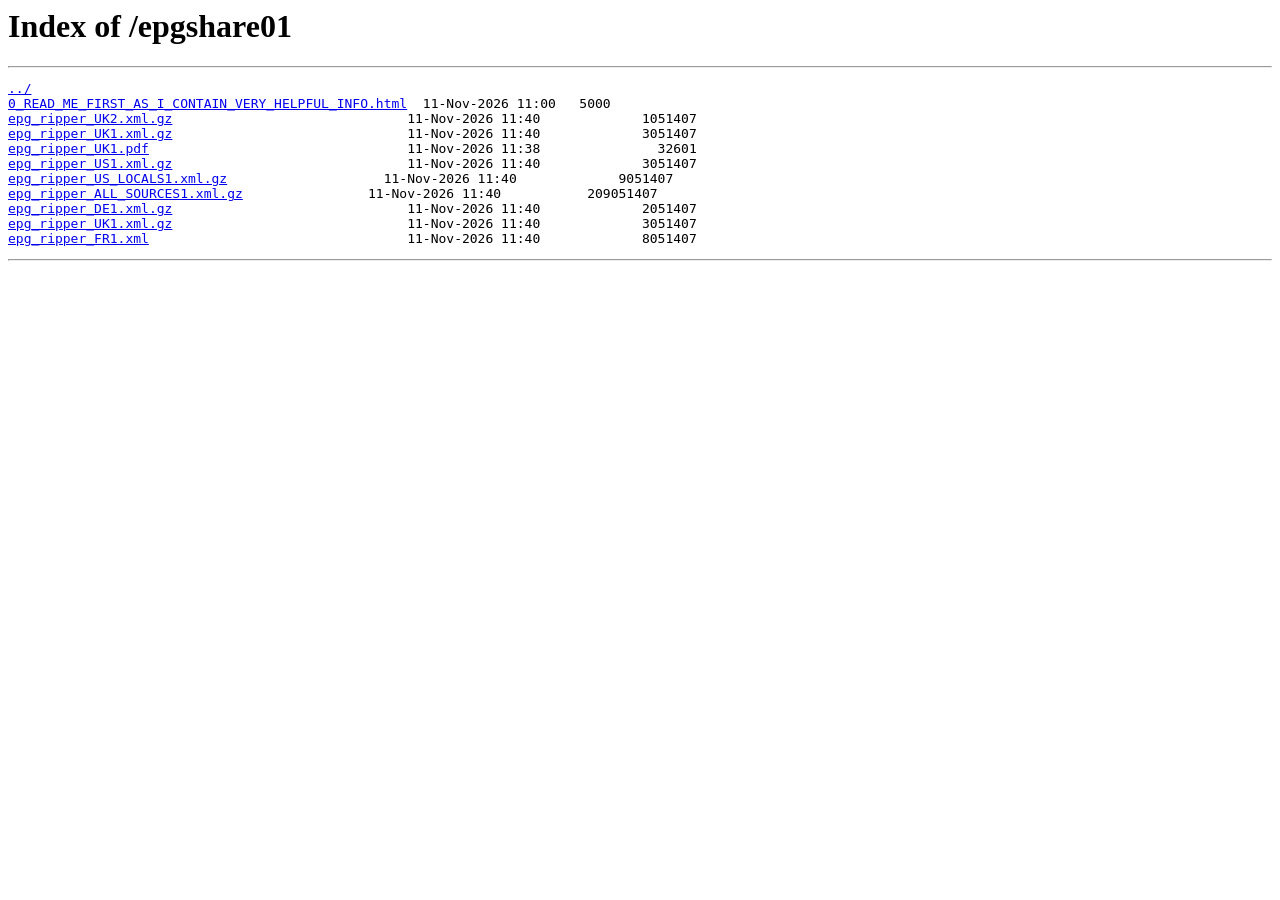
<file: app/src/test/resources/epgshare/index.html>
<html><head><title>Index of /epgshare01</title></head><body><h1>Index of /epgshare01</h1><hr><pre>
<a href="../">../</a>
<a href="0_READ_ME_FIRST_AS_I_CONTAIN_VERY_HELPFUL_INFO.html">0_READ_ME_FIRST_AS_I_CONTAIN_VERY_HELPFUL_INFO.html</a>  11-Nov-2026 11:00   5000
<a href="epg_ripper_UK2.xml.gz">epg_ripper_UK2.xml.gz</a>                              11-Nov-2026 11:40             1051407
<a href="epg_ripper_UK1.xml.gz">epg_ripper_UK1.xml.gz</a>                              11-Nov-2026 11:40             3051407
<a href="epg_ripper_UK1.pdf">epg_ripper_UK1.pdf</a>                                 11-Nov-2026 11:38               32601
<a href="epg_ripper_US1.xml.gz">epg_ripper_US1.xml.gz</a>                              11-Nov-2026 11:40             3051407
<a href="epg_ripper_US_LOCALS1.xml.gz">epg_ripper_US_LOCALS1.xml.gz</a>                    11-Nov-2026 11:40             9051407
<a href="epg_ripper_ALL_SOURCES1.xml.gz">epg_ripper_ALL_SOURCES1.xml.gz</a>                11-Nov-2026 11:40           209051407
<a href="epg_ripper_DE1.xml.gz">epg_ripper_DE1.xml.gz</a>                              11-Nov-2026 11:40             2051407
<a href="epg_ripper_UK1.xml.gz">epg_ripper_UK1.xml.gz</a>                              11-Nov-2026 11:40             3051407
<a href="epg_ripper_FR1.xml">epg_ripper_FR1.xml</a>                                 11-Nov-2026 11:40             8051407
</pre><hr></body></html>
</file>
<file: site/styles.css>
/* IMD TV — site styles. Look approved 2026-11-14: near-black navy, drifting blue-violet light, left section rail. */
@font-face {
  font-family: "Inter";
  src: url("fonts/Inter-Variable.woff2") format("woff2");
  font-weight: 100 900;
  font-display: swap;
}

:root {
  --bg-0: #060a26;
  --bg-1: #0d1446;
  --bg-2: #160d52;
  --text: #f2f4ff;
  --text-2: rgba(235, 240, 255, .74);
  --text-3: rgba(235, 240, 255, .55);
  --kicker: #9fb4ff;
  --line: rgba(255, 255, 255, .12);
  --card: rgba(255, 255, 255, .06);
  --card-hover: rgba(255, 255, 255, .09);
  --accent-a: #7aa2ff;
  --accent-b: #c38bff;
  --coffee: #ffd38a;
  --rail-x: 34px;
  --content-left: 220px;
}

* { box-sizing: border-box; margin: 0; padding: 0; }
html { scroll-behavior: smooth; }
/* The whole page at 120% on wide screens (user, 2026-11-14: reads best and fills the space); phones stay at 100%. */
@media (min-width: 901px) { html { zoom: 1.2; } }
body {
  font-family: "Inter", system-ui, -apple-system, "Segoe UI", sans-serif;
  color: var(--text);
  background: var(--bg-0);
  overflow-x: hidden;
  -webkit-font-smoothing: antialiased;
  line-height: 1.5;
}
img { display: block; max-width: 100%; height: auto; }
a { color: inherit; }
:focus-visible { outline: 2px solid var(--accent-a); outline-offset: 3px; border-radius: 6px; }

.skip { position: absolute; left: -999px; top: 8px; z-index: 50; background: #fff; color: var(--bg-0); padding: 8px 14px; border-radius: 8px; }
.skip:focus { left: 12px; }

/* Background: gradient sky and three slowly drifting lights. */
.sky { position: fixed; inset: 0; z-index: 0; pointer-events: none;
  background: radial-gradient(1200px 700px at 85% -10%, #2a1f8f 0%, transparent 60%),
              linear-gradient(160deg, var(--bg-0), var(--bg-1) 55%, var(--bg-2)); }
.blob { position: fixed; border-radius: 50%; filter: blur(110px); opacity: .5; pointer-events: none; z-index: 0;
  animation: drift 20s ease-in-out infinite alternate; }
.b1 { width: 620px; height: 620px; background: #5a3cf0; top: -160px; right: -140px; }
.b2 { width: 540px; height: 540px; background: #2f6bff; bottom: -200px; left: -160px; animation-duration: 26s; }
.b3 { width: 420px; height: 420px; background: #b06bff; top: 40%; left: 45%; opacity: .25; animation-duration: 32s; }
@keyframes drift { to { transform: translate(80px, 60px) scale(1.18); } }

/* Header */
.top { position: fixed; top: 0; left: 0; right: 0; z-index: 20; display: flex; justify-content: space-between; align-items: center;
  padding: 18px 48px; transition: background .4s, backdrop-filter .4s; }
.top.scrolled { background: rgba(6, 10, 38, .55); backdrop-filter: blur(14px); -webkit-backdrop-filter: blur(14px); }
.brand { display: flex; align-items: center; gap: 12px; text-decoration: none; font-weight: 800; letter-spacing: -.02em; font-size: 20px; }
.brand img { width: 64px; height: auto; }
.brand span { background: linear-gradient(90deg, var(--accent-a), var(--accent-b)); -webkit-background-clip: text; background-clip: text; color: transparent; }
.top nav { display: flex; gap: 24px; align-items: center; font-size: 14px; }
.top nav a { color: var(--text-2); text-decoration: none; transition: color .3s; }
.top nav a:hover { color: #fff; }
.top nav .pill { color: var(--bg-0); background: #fff; padding: 8px 16px; border-radius: 999px; font-weight: 600; }
.top nav .pill:hover { color: var(--bg-0); }

/* Section rail */
.rail { position: fixed; left: var(--rail-x); top: 50%; transform: translateY(-50%); z-index: 10; display: flex; flex-direction: column; gap: 16px; }
.rail a { color: rgba(255, 255, 255, .55); text-decoration: none; font-size: 12px; letter-spacing: .06em; display: flex; align-items: center; gap: 12px; transition: color .4s; }
.rail a .line { width: 14px; height: 2px; border-radius: 2px; background: rgba(255, 255, 255, .35); transition: width .45s cubic-bezier(.2, .7, .2, 1), background .45s; }
.rail a.on { color: #fff; }
.rail a.on .line { width: 38px; background: linear-gradient(90deg, var(--accent-a), var(--accent-b)); }
.rail a:hover { color: rgba(255, 255, 255, .85); }

/* Sections */
main { position: relative; z-index: 1; }
section { min-height: 100vh; padding: 120px 10vw 120px var(--content-left); display: flex; flex-direction: column; justify-content: center; }
.reveal { opacity: 0; transform: translateY(36px) scale(.985); filter: blur(6px);
  transition: opacity 1s cubic-bezier(.2, .7, .2, 1), transform 1s cubic-bezier(.2, .7, .2, 1), filter 1s; }
.reveal.in { opacity: 1; transform: none; filter: none; }
.no-js .reveal { opacity: 1; transform: none; filter: none; }

.kicker { font-size: 13px; color: var(--kicker); letter-spacing: .16em; text-transform: uppercase; margin-bottom: 20px; font-weight: 600; }
h1 { font-size: clamp(48px, 7vw, 104px); font-weight: 800; line-height: .98; letter-spacing: -.04em; }
h2 { font-size: clamp(36px, 5vw, 72px); font-weight: 800; line-height: 1.02; letter-spacing: -.035em; }
h3 { font-size: 18px; font-weight: 700; letter-spacing: -.01em; margin-bottom: 8px; }
.grad { background: linear-gradient(90deg, var(--kicker), var(--accent-b)); -webkit-background-clip: text; background-clip: text; color: transparent; }
.lead { font-size: 20px; color: var(--text-2); max-width: 640px; margin-top: 24px; line-height: 1.6; }
.small { margin-top: 18px; font-size: 13px; color: var(--text-3); }

.btns { display: flex; gap: 14px; margin-top: 36px; flex-wrap: wrap; }
.btn { padding: 14px 24px; border-radius: 999px; font-weight: 600; font-size: 15px; text-decoration: none; display: inline-flex; align-items: center; gap: 10px; transition: transform .3s, background .3s; }
.btn:hover { transform: translateY(-2px); }
.btn.primary { background: #fff; color: #0b1140; }
.btn.ghost { border: 1px solid rgba(255, 255, 255, .3); color: #fff; }
.btn.ghost:hover { background: rgba(255, 255, 255, .06); }

/* From Themes down, sections size to their content instead of filling the screen (user, 2026-11-14: less empty space). */
#themes, #why, #download, #faq, #support { min-height: auto; padding-top: 72px; padding-bottom: 72px; }
/* Intro and story fit their content too, so the gaps to Why I built it and Features match on tall screens (user, 2026-11-15). */
#intro, #story { min-height: auto; }

/* Intro: text and a screenshot side by side on wide screens */
.intro { display: grid; grid-template-columns: minmax(0, 1fr) minmax(0, 1.05fr); gap: 56px; align-items: center; }
.intro .hero-shot { border-radius: 18px; overflow: hidden; border: 1px solid rgba(255, 255, 255, .14);
  box-shadow: 0 40px 90px rgba(0, 0, 0, .45); transform: perspective(1400px) rotateY(-6deg); transition: transform .8s cubic-bezier(.2, .7, .2, 1); }
.intro .hero-shot:hover { transform: perspective(1400px) rotateY(0); }

/* Story */
.story { max-width: 760px; }
.story p { font-size: 19px; color: var(--text-2); line-height: 1.7; margin-top: 22px; }
.story p:first-of-type { margin-top: 28px; }
.story strong { color: #fff; font-weight: 600; }

/* Cards */
.grid { display: grid; grid-template-columns: repeat(3, minmax(0, 1fr)); gap: 18px; margin-top: 40px; }
.card { background: var(--card); border: 1px solid var(--line); border-radius: 20px; padding: 26px;
  backdrop-filter: blur(16px); -webkit-backdrop-filter: blur(16px); transition: transform .5s cubic-bezier(.2, .7, .2, 1), background .5s; }
.card:hover { transform: translateY(-4px); background: var(--card-hover); }
.card p { color: var(--text-2); font-size: 14.5px; line-height: 1.6; }
.icon { width: 40px; height: 40px; border-radius: 11px; margin-bottom: 16px; display: grid; place-items: center;
  background: linear-gradient(135deg, rgba(91, 124, 255, .9), rgba(164, 107, 255, .9)); }
.icon svg { width: 22px; height: 22px; stroke: #fff; fill: none; stroke-width: 1.8; stroke-linecap: round; stroke-linejoin: round; }

/* Feature rows: text and screenshot side by side, alternating sides */
.feature { display: grid; grid-template-columns: minmax(0, 1fr) minmax(0, 1.15fr); gap: 56px; align-items: center; margin-top: 80px; }
.feature.flip .text { order: 2; }
.feature h3 { font-size: 30px; font-weight: 800; letter-spacing: -.025em; margin-bottom: 12px; }
.feature p { font-size: 17px; color: var(--text-2); line-height: 1.65; }
.feature ul, .more { list-style: none; display: grid; gap: 10px; }
.feature ul { margin-top: 18px; }
.feature li, .more li { position: relative; padding-left: 22px; color: var(--text-2); font-size: 15px; line-height: 1.55; }
.feature li::before, .more li::before { content: ""; position: absolute; left: 0; top: .6em; width: 8px; height: 8px; border-radius: 50%;
  background: linear-gradient(135deg, var(--accent-a), var(--accent-b)); }
.feature .shot img { aspect-ratio: auto; }
.more-title { font-size: 24px; font-weight: 800; margin-top: 96px; }
.more { grid-template-columns: repeat(3, minmax(0, 1fr)); gap: 14px 28px; margin-top: 20px; }

/* Theme gallery */
.themes { display: grid; grid-template-columns: repeat(3, minmax(0, 1fr)); gap: 18px; margin-top: 40px; }
.shot { margin: 0; position: relative; border-radius: 16px; overflow: hidden; border: 1px solid rgba(255, 255, 255, .14);
  background: rgba(255, 255, 255, .04); transition: transform .5s cubic-bezier(.2, .7, .2, 1); }
.shot:hover { transform: scale(1.02); }
.shot img { width: 100%; aspect-ratio: 16 / 9; object-fit: cover; }
.shot figcaption { position: absolute; left: 12px; bottom: 10px; font-size: 13px; color: #fff; background: rgba(6, 10, 38, .6);
  backdrop-filter: blur(8px); -webkit-backdrop-filter: blur(8px); padding: 4px 11px; border-radius: 999px; }

/* Theme cards fade between the guide and the categories screen, all in step. */
.shot.rotate img + img { position: absolute; inset: 0; animation: swap 14s ease-in-out infinite; }
@keyframes swap { 0%, 40% { opacity: 0; } 50%, 90% { opacity: 1; } 100% { opacity: 0; } }
/* Three-shot tiles: the 2nd fades in a third of the way round, the 3rd at two thirds, both clear at the end. */
.shot.rotate:has(img:nth-of-type(3)) img:nth-of-type(2) { animation: swap-b 21s ease-in-out infinite; }
.shot.rotate:has(img:nth-of-type(3)) img:nth-of-type(3) { animation: swap-c 21s ease-in-out infinite; }
@keyframes swap-b { 0%, 28% { opacity: 0; } 36%, 95% { opacity: 1; } 100% { opacity: 0; } }
@keyframes swap-c { 0%, 61% { opacity: 0; } 69%, 95% { opacity: 1; } 100% { opacity: 0; } }
.settings-shots { margin-top: 20px; }

/* Download steps */
.steps { counter-reset: s; margin-top: 36px; display: grid; gap: 14px; max-width: 760px; list-style: none; }
.install-h { font-size: 22px; color: #fff; margin: 44px 0 0; }
.install-h + .steps { margin-top: 16px; }
.steps span { overflow-wrap: anywhere; }
.steps li { display: flex; gap: 18px; align-items: baseline; padding: 18px 22px; border-radius: 16px; background: rgba(255, 255, 255, .05); border: 1px solid rgba(255, 255, 255, .1); color: var(--text-2); }
.steps li::before { counter-increment: s; content: counter(s); font-weight: 800; font-size: 22px; color: var(--kicker); min-width: 22px; }
.steps a { color: #fff; }
code { font-family: ui-monospace, "SFMono-Regular", Menlo, monospace; background: rgba(255, 255, 255, .1); padding: 2px 8px; border-radius: 6px; font-size: .92em; }

/* FAQ */
.faq { max-width: 800px; margin-top: 30px; }
.qa { border-bottom: 1px solid var(--line); padding: 20px 0; }
.qa h3 { font-size: 18px; margin: 0; }
.qa p { margin-top: 10px; color: var(--text-2); line-height: 1.65; }
details { border-bottom: 1px solid var(--line); padding: 20px 0; }
summary { cursor: pointer; font-size: 18px; font-weight: 600; list-style: none; display: flex; justify-content: space-between; gap: 20px; }
summary::-webkit-details-marker { display: none; }
summary::after { content: "+"; color: var(--kicker); font-weight: 400; font-size: 22px; line-height: 1; transition: transform .3s; }
details[open] summary::after { transform: rotate(45deg); }
details p { margin-top: 12px; color: var(--text-2); line-height: 1.65; }

/* Support */
.coffee { display: inline-flex; align-items: center; gap: 10px; margin-top: 30px; padding: 12px 22px; border-radius: 999px;
  border: 1px solid rgba(255, 211, 138, .45); color: var(--coffee); text-decoration: none; font-weight: 600; transition: background .3s; }
.coffee:hover { background: rgba(255, 211, 138, .08); }

footer { position: relative; z-index: 1; padding: 48px 10vw 56px var(--content-left); color: var(--text-3); font-size: 13px; line-height: 1.7; border-top: 1px solid var(--line); }
footer nav { display: flex; flex-wrap: wrap; gap: 8px 22px; margin-bottom: 14px; }
footer a { color: var(--text-2); text-decoration: none; }
footer a:hover { color: #fff; }

/* Narrower screens */
@media (max-width: 1100px) {
  .intro { grid-template-columns: 1fr; }
  .intro .hero-shot { transform: none; max-width: 720px; }
  .grid, .themes, .more { grid-template-columns: repeat(2, minmax(0, 1fr)); }
  .feature { grid-template-columns: 1fr; gap: 28px; margin-top: 64px; }
  .feature.flip .text { order: 0; }
}
@media (max-width: 900px) {
  :root { --content-left: 24px; }
  .rail { display: none; }
  .top { padding: 14px 20px; }
  .top nav a:not(.pill) { display: none; }
  section { min-height: auto; padding: 110px 24px 64px; }
  footer { padding: 40px 24px 48px; }
  .lead { font-size: 18px; }
}
@media (max-width: 600px) {
  .grid, .themes, .more { grid-template-columns: 1fr; }
  .blob { opacity: .35; }
}

/* People who've asked their device for less motion get none. */
@media (prefers-reduced-motion: reduce) {
  html { scroll-behavior: auto; }
  .blob { animation: none; }
  .shot.rotate img + img, .shot.rotate:has(img:nth-of-type(3)) img:nth-of-type(n+2) { animation: none; opacity: 0; }
  .reveal { opacity: 1; transform: none; filter: none; transition: none; }
  .card, .shot, .btn, .intro .hero-shot { transition: none; transform: none; }
  .card:hover, .shot:hover, .btn:hover { transform: none; }
}
</file>
